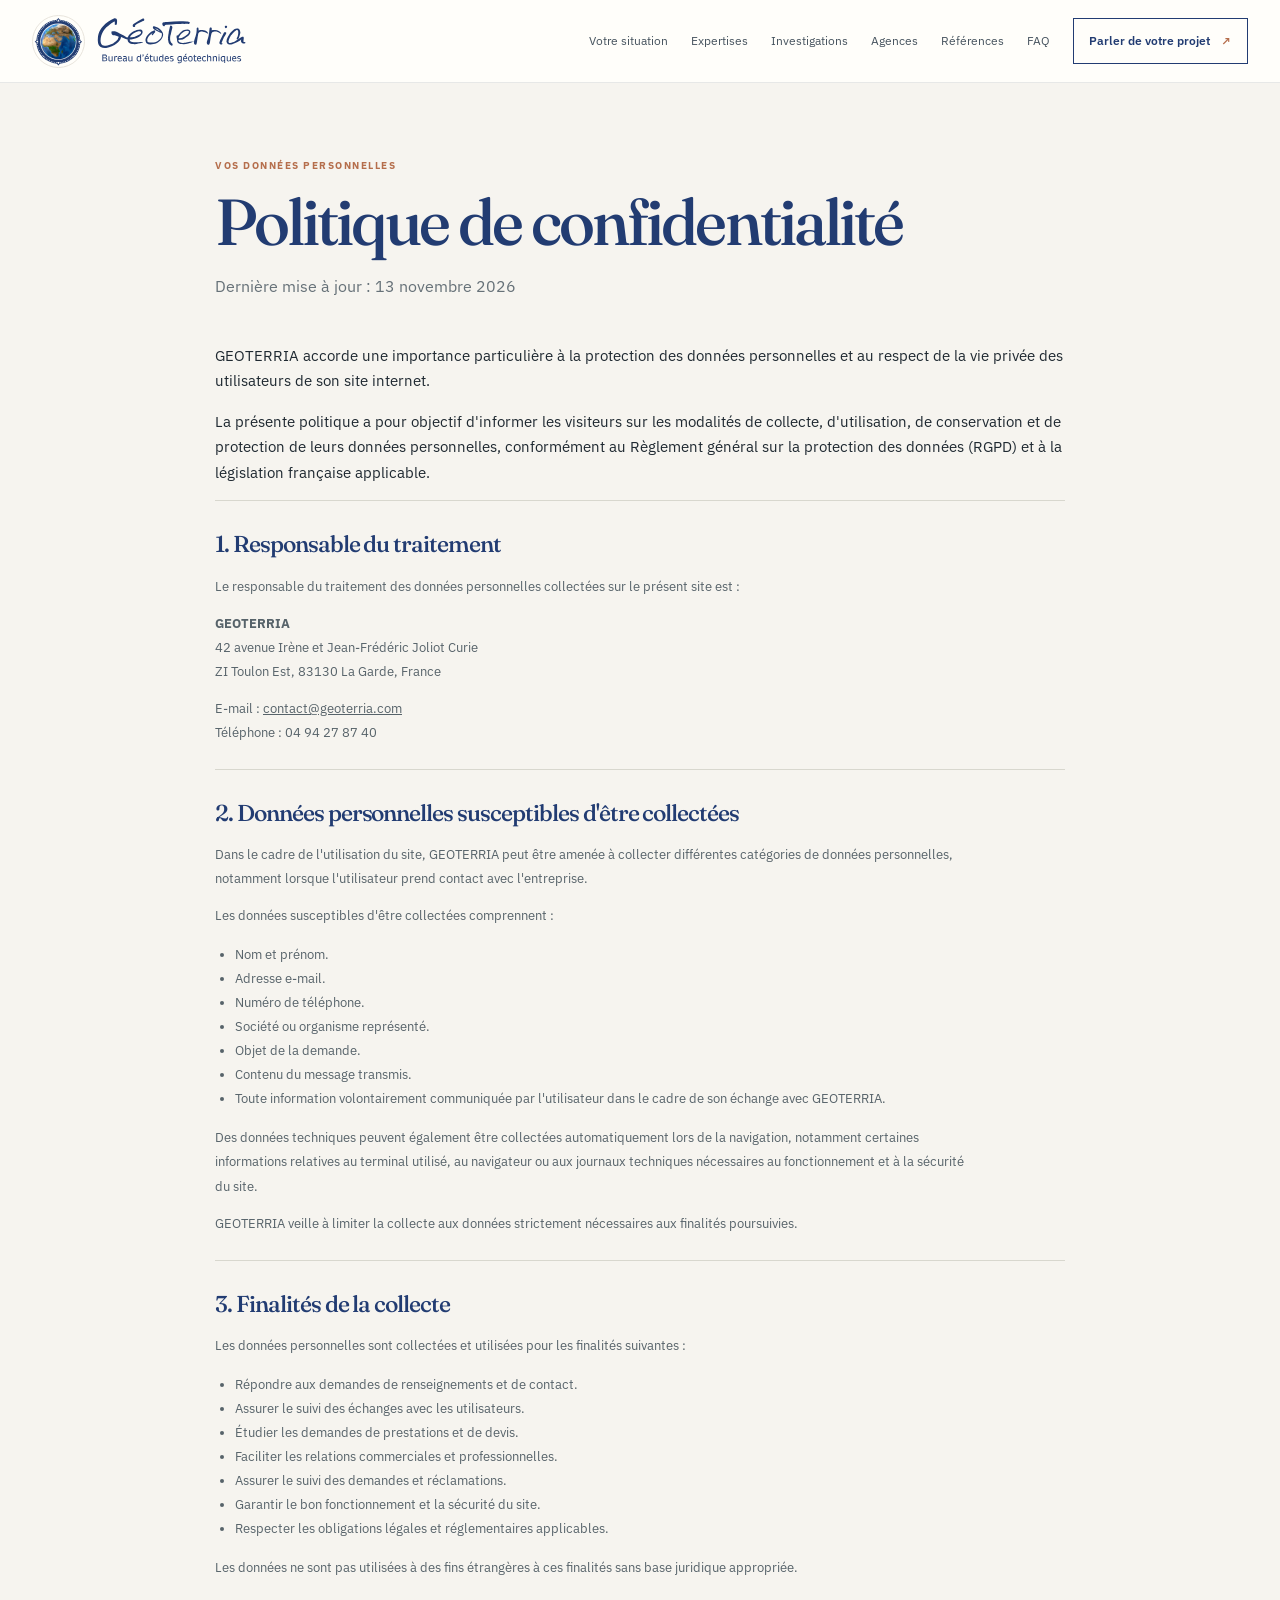
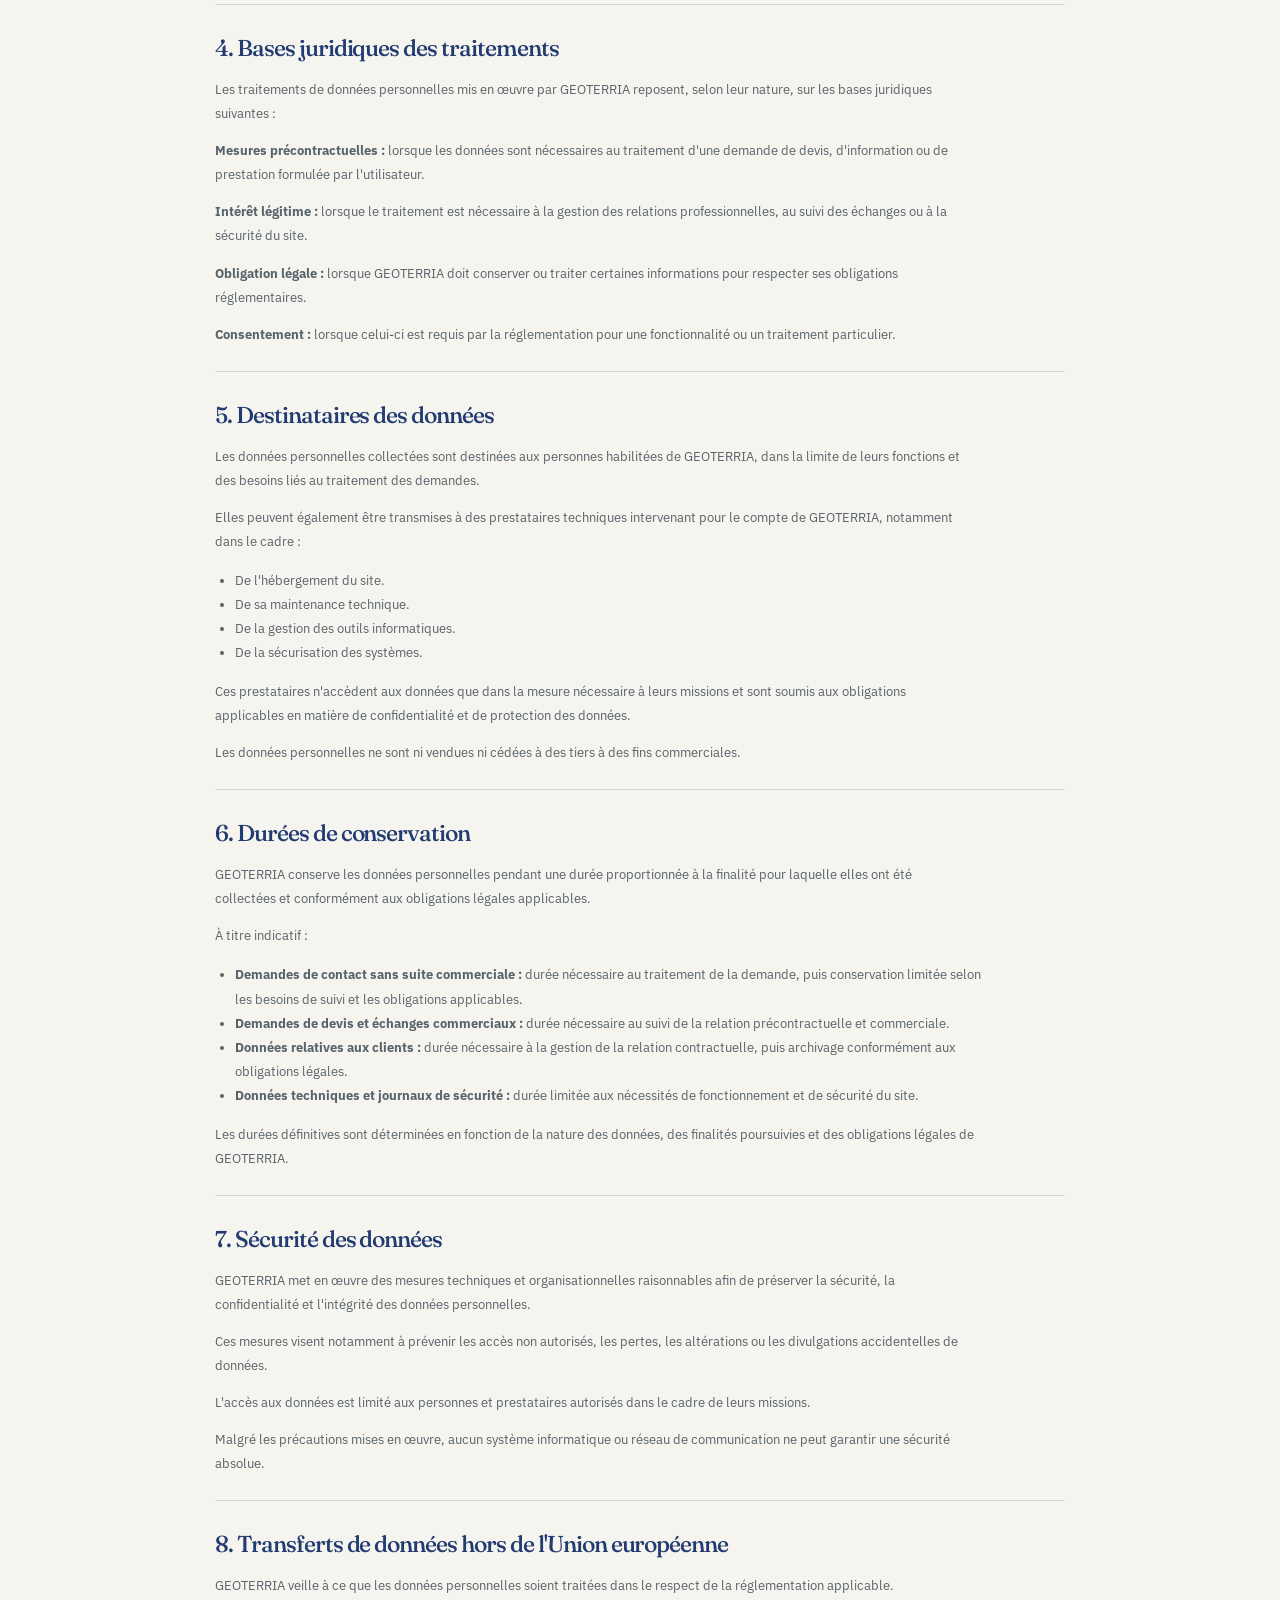
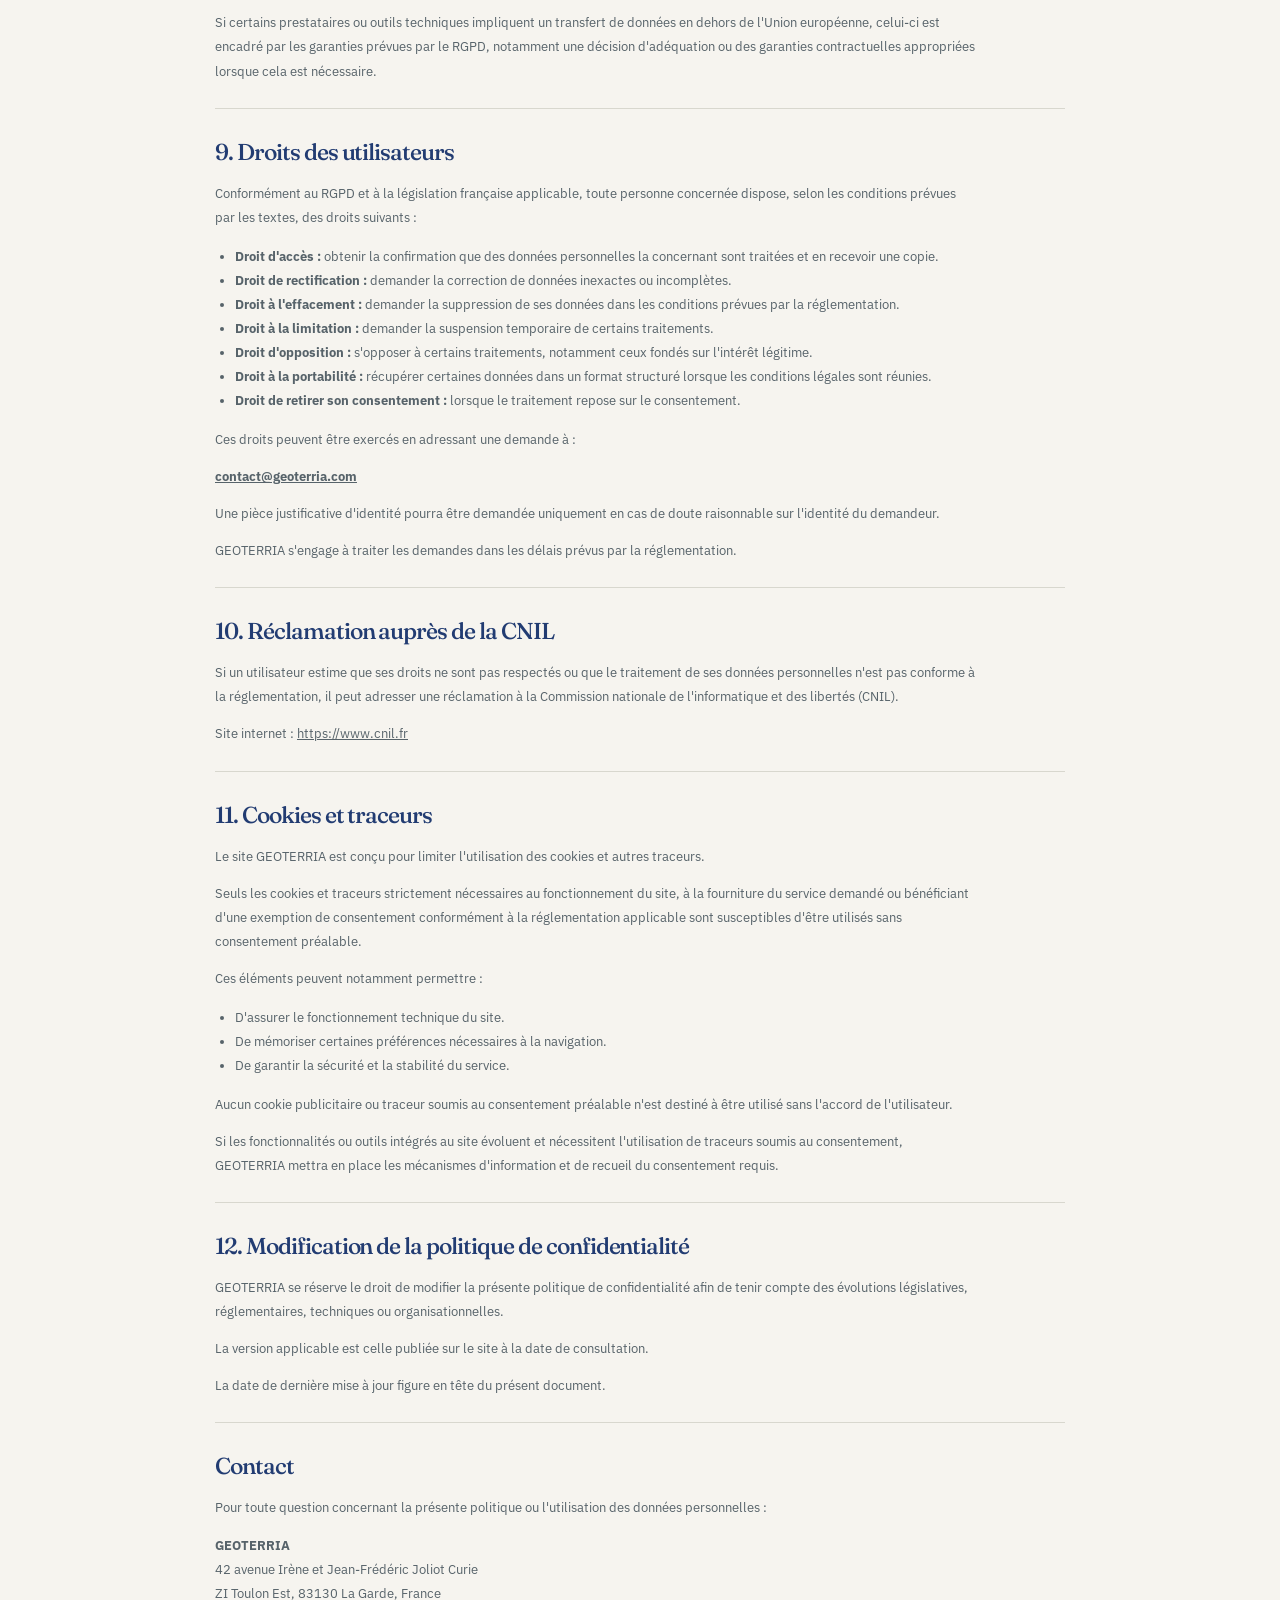
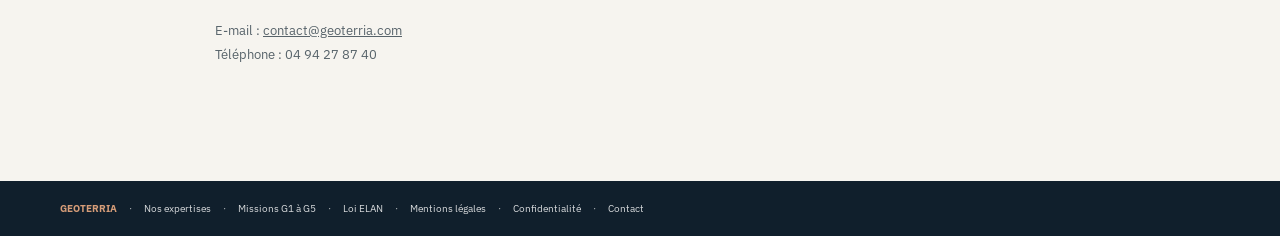
<file: confidentialite/index.html>
<!doctype html>
<html lang="fr">
<head>
  <meta charset="utf-8">
  <meta name="viewport" content="width=device-width, initial-scale=1">
  <meta name="theme-color" content="#172d43">
  <title>Politique de confidentialité — GEOTERRIA</title>
  <meta name="description" content="Politique de confidentialité et protection des données personnelles de GEOTERRIA.">
  <link rel="icon" type="image/svg+xml" href="../assets/images/LOGO%20Geoterria%20cropped.svg">
  <link rel="stylesheet" href="../styles.css">
</head>
<body class="document-page">
  <a class="skip-link" href="#contenu">Aller au contenu</a>
  <header class="site-header"><div class="header-inner"><a class="brand" href="../" aria-label="GéoTerria, accueil"><img src="../assets/images/LOGO%20Geoterria%20cropped.svg" alt="" class="brand-mark"><img src="../assets/images/LOGO%20Geoterria%20text.svg" alt="GéoTerria — Bureau d’études géotechniques" class="brand-wordmark"></a><button class="menu-toggle" type="button" aria-expanded="false" aria-controls="main-nav" aria-label="Ouvrir le menu"><span></span><span></span></button><nav class="main-nav" id="main-nav" aria-label="Navigation principale"><a href="../#profils">Votre situation</a><a href="../#expertises">Expertises</a><a href="../#projets">Investigations</a><a href="../#terrains">Agences</a><a href="../#reperes">Références</a><a href="../#faq">FAQ</a><a class="nav-cta" href="../#contact">Parler de votre projet <span aria-hidden="true">↗</span></a></nav></div></header>

  <main class="document-main container" id="contenu">
    <p class="eyebrow">Vos données personnelles</p>
    <h1>Politique de confidentialité</h1>
    <p class="document-lead">Dernière mise à jour : 13 novembre 2026</p>
    <p>GEOTERRIA accorde une importance particulière à la protection des données personnelles et au respect de la vie privée des utilisateurs de son site internet.</p>
    <p>La présente politique a pour objectif d'informer les visiteurs sur les modalités de collecte, d'utilisation, de conservation et de protection de leurs données personnelles, conformément au Règlement général sur la protection des données (RGPD) et à la législation française applicable.</p>

    <section><h2>1. Responsable du traitement</h2><p>Le responsable du traitement des données personnelles collectées sur le présent site est :</p><p><strong>GEOTERRIA</strong><br>42 avenue Irène et Jean-Frédéric Joliot Curie<br>ZI Toulon Est, 83130 La Garde, France</p><p>E-mail : <a href="mailto:contact@geoterria.com">contact@geoterria.com</a><br>Téléphone : 04 94 27 87 40</p></section>
    <section><h2>2. Données personnelles susceptibles d'être collectées</h2><p>Dans le cadre de l'utilisation du site, GEOTERRIA peut être amenée à collecter différentes catégories de données personnelles, notamment lorsque l'utilisateur prend contact avec l'entreprise.</p><p>Les données susceptibles d'être collectées comprennent :</p><ul><li>Nom et prénom.</li><li>Adresse e-mail.</li><li>Numéro de téléphone.</li><li>Société ou organisme représenté.</li><li>Objet de la demande.</li><li>Contenu du message transmis.</li><li>Toute information volontairement communiquée par l'utilisateur dans le cadre de son échange avec GEOTERRIA.</li></ul><p>Des données techniques peuvent également être collectées automatiquement lors de la navigation, notamment certaines informations relatives au terminal utilisé, au navigateur ou aux journaux techniques nécessaires au fonctionnement et à la sécurité du site.</p><p>GEOTERRIA veille à limiter la collecte aux données strictement nécessaires aux finalités poursuivies.</p></section>
    <section><h2>3. Finalités de la collecte</h2><p>Les données personnelles sont collectées et utilisées pour les finalités suivantes :</p><ul><li>Répondre aux demandes de renseignements et de contact.</li><li>Assurer le suivi des échanges avec les utilisateurs.</li><li>Étudier les demandes de prestations et de devis.</li><li>Faciliter les relations commerciales et professionnelles.</li><li>Assurer le suivi des demandes et réclamations.</li><li>Garantir le bon fonctionnement et la sécurité du site.</li><li>Respecter les obligations légales et réglementaires applicables.</li></ul><p>Les données ne sont pas utilisées à des fins étrangères à ces finalités sans base juridique appropriée.</p></section>
    <section><h2>4. Bases juridiques des traitements</h2><p>Les traitements de données personnelles mis en œuvre par GEOTERRIA reposent, selon leur nature, sur les bases juridiques suivantes :</p><p><strong>Mesures précontractuelles :</strong> lorsque les données sont nécessaires au traitement d'une demande de devis, d'information ou de prestation formulée par l'utilisateur.</p><p><strong>Intérêt légitime :</strong> lorsque le traitement est nécessaire à la gestion des relations professionnelles, au suivi des échanges ou à la sécurité du site.</p><p><strong>Obligation légale :</strong> lorsque GEOTERRIA doit conserver ou traiter certaines informations pour respecter ses obligations réglementaires.</p><p><strong>Consentement :</strong> lorsque celui-ci est requis par la réglementation pour une fonctionnalité ou un traitement particulier.</p></section>
    <section><h2>5. Destinataires des données</h2><p>Les données personnelles collectées sont destinées aux personnes habilitées de GEOTERRIA, dans la limite de leurs fonctions et des besoins liés au traitement des demandes.</p><p>Elles peuvent également être transmises à des prestataires techniques intervenant pour le compte de GEOTERRIA, notamment dans le cadre :</p><ul><li>De l'hébergement du site.</li><li>De sa maintenance technique.</li><li>De la gestion des outils informatiques.</li><li>De la sécurisation des systèmes.</li></ul><p>Ces prestataires n'accèdent aux données que dans la mesure nécessaire à leurs missions et sont soumis aux obligations applicables en matière de confidentialité et de protection des données.</p><p>Les données personnelles ne sont ni vendues ni cédées à des tiers à des fins commerciales.</p></section>
    <section><h2>6. Durées de conservation</h2><p>GEOTERRIA conserve les données personnelles pendant une durée proportionnée à la finalité pour laquelle elles ont été collectées et conformément aux obligations légales applicables.</p><p>À titre indicatif :</p><ul><li><strong>Demandes de contact sans suite commerciale :</strong> durée nécessaire au traitement de la demande, puis conservation limitée selon les besoins de suivi et les obligations applicables.</li><li><strong>Demandes de devis et échanges commerciaux :</strong> durée nécessaire au suivi de la relation précontractuelle et commerciale.</li><li><strong>Données relatives aux clients :</strong> durée nécessaire à la gestion de la relation contractuelle, puis archivage conformément aux obligations légales.</li><li><strong>Données techniques et journaux de sécurité :</strong> durée limitée aux nécessités de fonctionnement et de sécurité du site.</li></ul><p>Les durées définitives sont déterminées en fonction de la nature des données, des finalités poursuivies et des obligations légales de GEOTERRIA.</p></section>
    <section><h2>7. Sécurité des données</h2><p>GEOTERRIA met en œuvre des mesures techniques et organisationnelles raisonnables afin de préserver la sécurité, la confidentialité et l'intégrité des données personnelles.</p><p>Ces mesures visent notamment à prévenir les accès non autorisés, les pertes, les altérations ou les divulgations accidentelles de données.</p><p>L'accès aux données est limité aux personnes et prestataires autorisés dans le cadre de leurs missions.</p><p>Malgré les précautions mises en œuvre, aucun système informatique ou réseau de communication ne peut garantir une sécurité absolue.</p></section>
    <section><h2>8. Transferts de données hors de l'Union européenne</h2><p>GEOTERRIA veille à ce que les données personnelles soient traitées dans le respect de la réglementation applicable.</p><p>Si certains prestataires ou outils techniques impliquent un transfert de données en dehors de l'Union européenne, celui-ci est encadré par les garanties prévues par le RGPD, notamment une décision d'adéquation ou des garanties contractuelles appropriées lorsque cela est nécessaire.</p></section>
    <section><h2>9. Droits des utilisateurs</h2><p>Conformément au RGPD et à la législation française applicable, toute personne concernée dispose, selon les conditions prévues par les textes, des droits suivants :</p><ul><li><strong>Droit d'accès :</strong> obtenir la confirmation que des données personnelles la concernant sont traitées et en recevoir une copie.</li><li><strong>Droit de rectification :</strong> demander la correction de données inexactes ou incomplètes.</li><li><strong>Droit à l'effacement :</strong> demander la suppression de ses données dans les conditions prévues par la réglementation.</li><li><strong>Droit à la limitation :</strong> demander la suspension temporaire de certains traitements.</li><li><strong>Droit d'opposition :</strong> s'opposer à certains traitements, notamment ceux fondés sur l'intérêt légitime.</li><li><strong>Droit à la portabilité :</strong> récupérer certaines données dans un format structuré lorsque les conditions légales sont réunies.</li><li><strong>Droit de retirer son consentement :</strong> lorsque le traitement repose sur le consentement.</li></ul><p>Ces droits peuvent être exercés en adressant une demande à :</p><p><a href="mailto:contact@geoterria.com"><strong>contact@geoterria.com</strong></a></p><p>Une pièce justificative d'identité pourra être demandée uniquement en cas de doute raisonnable sur l'identité du demandeur.</p><p>GEOTERRIA s'engage à traiter les demandes dans les délais prévus par la réglementation.</p></section>
    <section><h2>10. Réclamation auprès de la CNIL</h2><p>Si un utilisateur estime que ses droits ne sont pas respectés ou que le traitement de ses données personnelles n'est pas conforme à la réglementation, il peut adresser une réclamation à la Commission nationale de l'informatique et des libertés (CNIL).</p><p>Site internet : <a href="https://www.cnil.fr/" target="_blank" rel="noopener noreferrer">https://www.cnil.fr</a></p></section>
    <section><h2>11. Cookies et traceurs</h2><p>Le site GEOTERRIA est conçu pour limiter l'utilisation des cookies et autres traceurs.</p><p>Seuls les cookies et traceurs strictement nécessaires au fonctionnement du site, à la fourniture du service demandé ou bénéficiant d'une exemption de consentement conformément à la réglementation applicable sont susceptibles d'être utilisés sans consentement préalable.</p><p>Ces éléments peuvent notamment permettre :</p><ul><li>D'assurer le fonctionnement technique du site.</li><li>De mémoriser certaines préférences nécessaires à la navigation.</li><li>De garantir la sécurité et la stabilité du service.</li></ul><p>Aucun cookie publicitaire ou traceur soumis au consentement préalable n'est destiné à être utilisé sans l'accord de l'utilisateur.</p><p>Si les fonctionnalités ou outils intégrés au site évoluent et nécessitent l'utilisation de traceurs soumis au consentement, GEOTERRIA mettra en place les mécanismes d'information et de recueil du consentement requis.</p></section>
    <section><h2>12. Modification de la politique de confidentialité</h2><p>GEOTERRIA se réserve le droit de modifier la présente politique de confidentialité afin de tenir compte des évolutions législatives, réglementaires, techniques ou organisationnelles.</p><p>La version applicable est celle publiée sur le site à la date de consultation.</p><p>La date de dernière mise à jour figure en tête du présent document.</p></section>
    <section><h2>Contact</h2><p>Pour toute question concernant la présente politique ou l'utilisation des données personnelles :</p><p><strong>GEOTERRIA</strong><br>42 avenue Irène et Jean-Frédéric Joliot Curie<br>ZI Toulon Est, 83130 La Garde, France</p><p>E-mail : <a href="mailto:contact@geoterria.com">contact@geoterria.com</a><br>Téléphone : 04 94 27 87 40</p></section>
  </main>
  <footer class="document-footer"><div class="container"><a href="../">GEOTERRIA</a><span>·</span><a href="../expertises-geotechniques/">Nos expertises</a><span>·</span><a href="../missions-geotechniques/">Missions G1 à G5</a><span>·</span><a href="../loi-elan/">Loi ELAN</a><span>·</span><a href="../mentions-legales/">Mentions légales</a><span>·</span><a href="../confidentialite/">Confidentialité</a><span>·</span><a href="../#contact">Contact</a></div></footer>
  <script src="../script.js" defer></script>
</body>
</html>
</file>
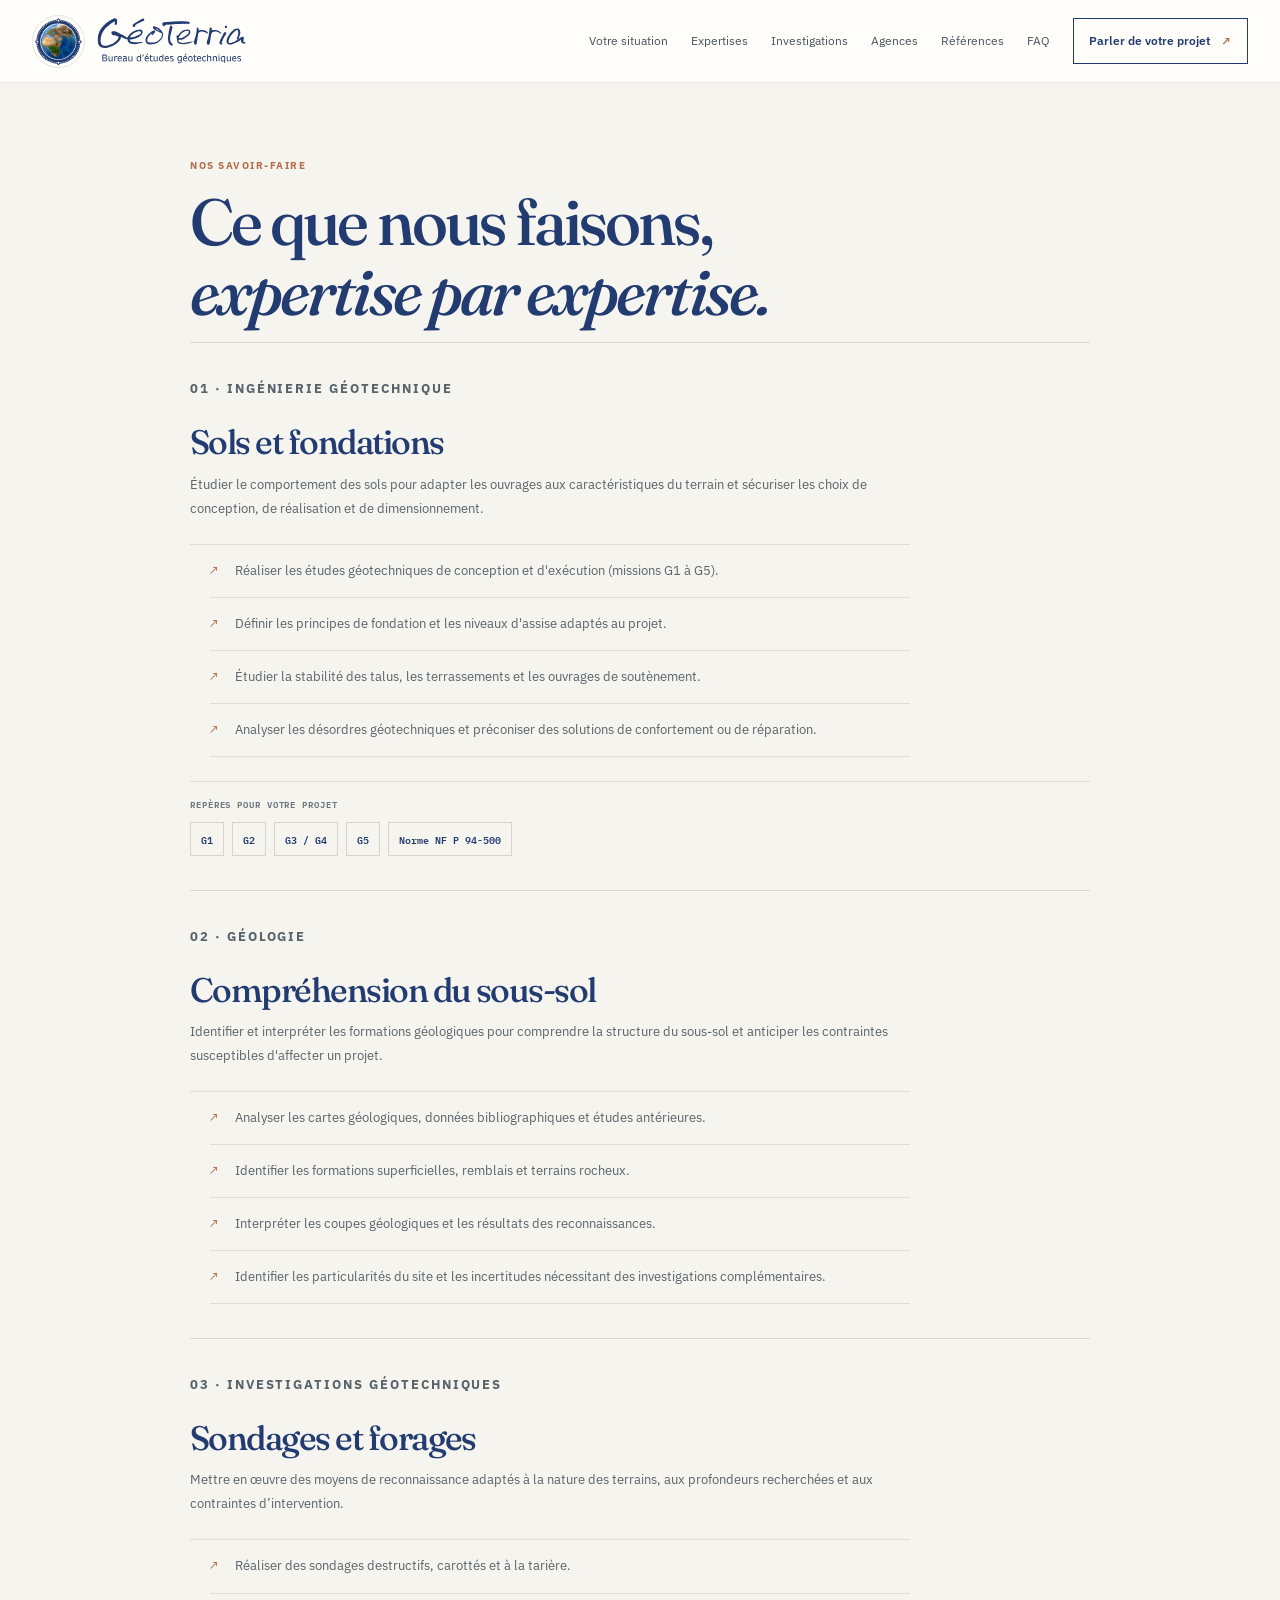
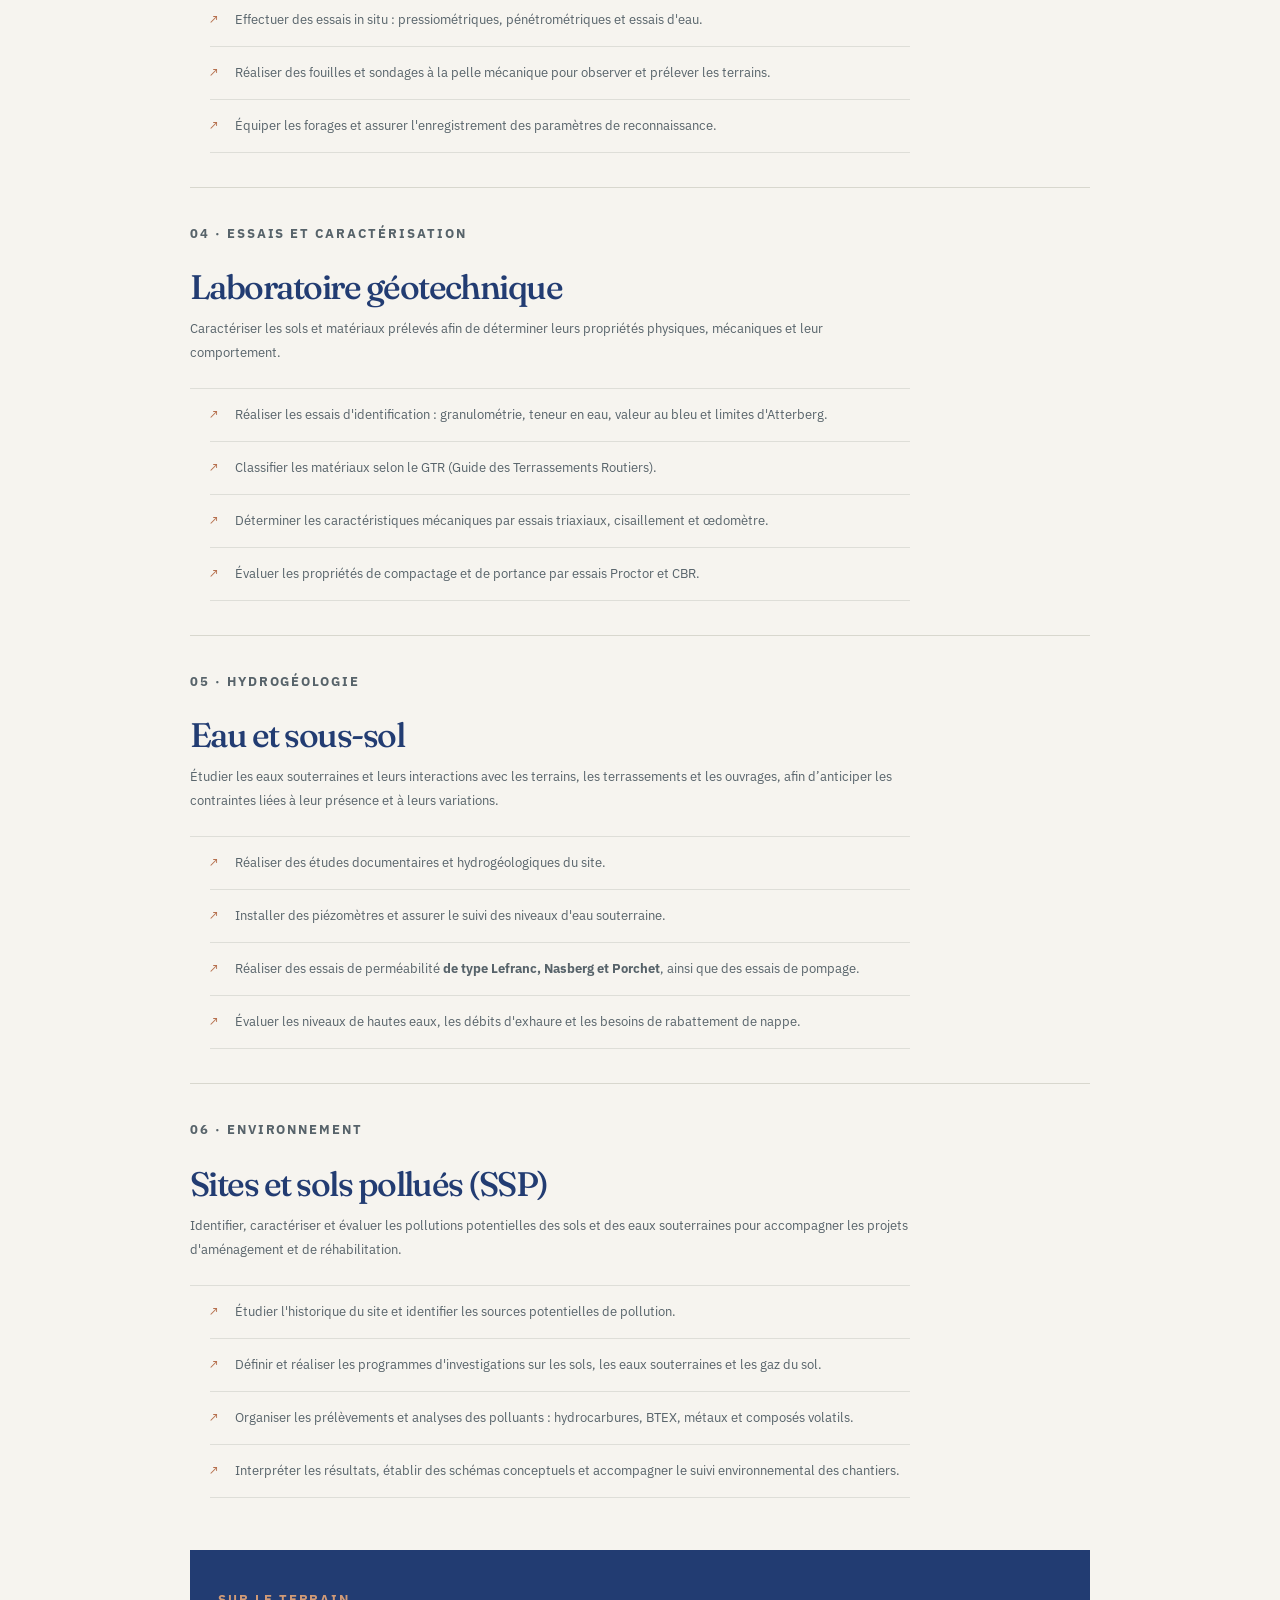
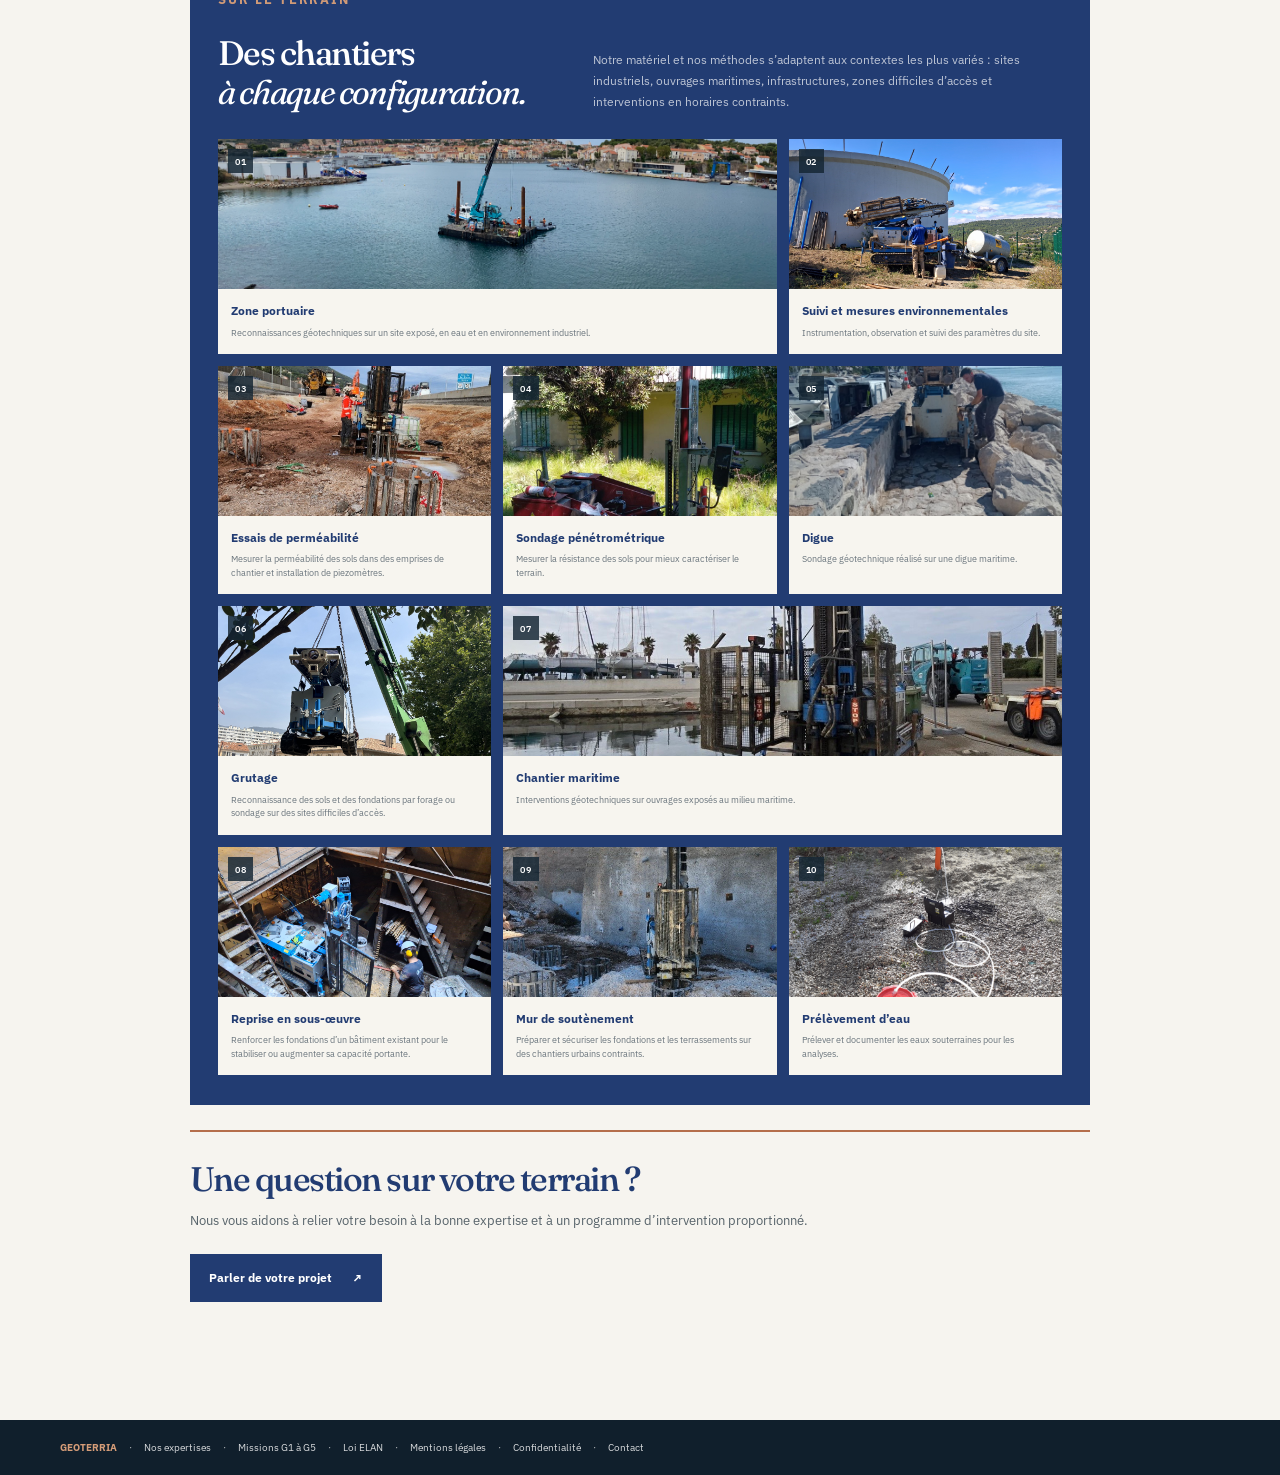
<file: expertises-geotechniques/index.html>
<!doctype html>
<html lang="fr">
<head>
  <meta charset="utf-8"><meta name="viewport" content="width=device-width, initial-scale=1"><meta name="theme-color" content="#172d43">
  <title>Nos expertises et nos tâches — GEOTERRIA</title><meta name="description" content="Les tâches réalisées par GEOTERRIA pour chaque expertise géotechnique.">
  <link rel="icon" type="image/svg+xml" href="../assets/images/LOGO%20Geoterria%20cropped.svg"><link rel="stylesheet" href="../styles.css">
</head>
<body class="document-page"><a class="skip-link" href="#contenu">Aller au contenu</a>
  <header class="site-header"><div class="header-inner"><a class="brand" href="../" aria-label="GéoTerria, accueil"><img src="../assets/images/LOGO%20Geoterria%20cropped.svg" alt="" class="brand-mark"><img src="../assets/images/LOGO%20Geoterria%20text.svg" alt="GéoTerria — Bureau d’études géotechniques" class="brand-wordmark"></a><button class="menu-toggle" type="button" aria-expanded="false" aria-controls="main-nav" aria-label="Ouvrir le menu"><span></span><span></span></button><nav class="main-nav" id="main-nav" aria-label="Navigation principale"><a href="../#profils">Votre situation</a><a href="../#expertises">Expertises</a><a href="../#projets">Investigations</a><a href="../#terrains">Agences</a><a href="../#reperes">Références</a><a href="../#faq">FAQ</a><a class="nav-cta" href="../#contact">Parler de votre projet <span aria-hidden="true">↗</span></a></nav></div></header>
  <main id="contenu" class="document-main container expertise-page">
    <p class="eyebrow">Nos savoir-faire</p><h1>Ce que nous faisons,<br><em>expertise par expertise.</em></h1>
  <section id="ingenierie"><p class="eyebrow">01 · Ingénierie géotechnique</p><h2>Sols et fondations</h2><p>Étudier le comportement des sols pour adapter les ouvrages aux caractéristiques du terrain et sécuriser les choix de conception, de réalisation et de dimensionnement.</p><ul class="task-list"><li>Réaliser les études géotechniques de conception et d'exécution (missions G1 à G5).</li><li>Définir les principes de fondation et les niveaux d'assise adaptés au projet.</li><li>Étudier la stabilité des talus, les terrassements et les ouvrages de soutènement.</li><li>Analyser les désordres géotechniques et préconiser des solutions de confortement ou de réparation.</li></ul><div class="expertise-reference"><span>Repères pour votre projet</span><a href="../missions-geotechniques/#g1">G1</a><a href="../missions-geotechniques/#g2">G2</a><a href="../missions-geotechniques/#g3g4">G3 / G4</a><a href="../missions-geotechniques/#g5">G5</a><a href="../missions-geotechniques/#comprendre">Norme NF P 94-500</a></div></section>
 <section id="geologie"><p class="eyebrow">02 · Géologie</p><h2>Compréhension du sous-sol</h2><p>Identifier et interpréter les formations géologiques pour comprendre la structure du sous-sol et anticiper les contraintes susceptibles d'affecter un projet.</p><ul class="task-list"><li>Analyser les cartes géologiques, données bibliographiques et études antérieures.</li><li>Identifier les formations superficielles, remblais et terrains rocheux.</li><li>Interpréter les coupes géologiques et les résultats des reconnaissances.</li><li>Identifier les particularités du site et les incertitudes nécessitant des investigations complémentaires.</li></ul></section>
 <section id="sondages"><p class="eyebrow">03 · Investigations géotechniques</p><h2>Sondages et forages</h2><p>Mettre en œuvre des moyens de reconnaissance adaptés à la nature des terrains, aux profondeurs recherchées et aux contraintes d’intervention.</p><ul class="task-list"><li>Réaliser des sondages destructifs, carottés et à la tarière.</li><li>Effectuer des essais in situ : pressiométriques, pénétrométriques et essais d'eau.</li><li>Réaliser des fouilles et sondages à la pelle mécanique pour observer et prélever les terrains.</li><li>Équiper les forages et assurer l'enregistrement des paramètres de reconnaissance.</li></ul></section>
 <section id="essais"><p class="eyebrow">04 · Essais et caractérisation</p><h2>Laboratoire géotechnique</h2><p>Caractériser les sols et matériaux prélevés afin de déterminer leurs propriétés physiques, mécaniques et leur comportement.</p><ul class="task-list"><li>Réaliser les essais d'identification : granulométrie, teneur en eau, valeur au bleu et limites d'Atterberg.</li><li>Classifier les matériaux selon le GTR (Guide des Terrassements Routiers).</li><li>Déterminer les caractéristiques mécaniques par essais triaxiaux, cisaillement et œdomètre.</li><li>Évaluer les propriétés de compactage et de portance par essais Proctor et CBR.</li></ul></section>
      <section id="hydrogeologie"><p class="eyebrow">05 · Hydrogéologie</p><h2>Eau et sous-sol</h2><p>Étudier les eaux souterraines et leurs interactions avec les terrains, les terrassements et les ouvrages, afin d’anticiper les contraintes liées à leur présence et à leurs variations.</p><ul class="task-list"><li>Réaliser des études documentaires et hydrogéologiques du site.</li><li>Installer des piézomètres et assurer le suivi des niveaux d'eau souterraine.</li><li>Réaliser des essais de perméabilité <strong>de type Lefranc, Nasberg et Porchet</strong>, ainsi que des essais de pompage.</li><li>Évaluer les niveaux de hautes eaux, les débits d'exhaure et les besoins de rabattement de nappe.</li></ul></section>
 <section id="ssp"><p class="eyebrow">06 · Environnement</p><h2>Sites et sols pollués (SSP)</h2><p>Identifier, caractériser et évaluer les pollutions potentielles des sols et des eaux souterraines pour accompagner les projets d'aménagement et de réhabilitation.</p><ul class="task-list"><li>Étudier l'historique du site et identifier les sources potentielles de pollution.</li><li>Définir et réaliser les programmes d'investigations sur les sols, les eaux souterraines et les gaz du sol.</li><li>Organiser les prélèvements et analyses des polluants : hydrocarbures, BTEX, métaux et composés volatils.</li><li>Interpréter les résultats, établir des schémas conceptuels et accompagner le suivi environnemental des chantiers.</li></ul></section>
    <section class="expertise-gallery" id="chantiers">
      <div class="expertise-gallery-heading"><div><p class="eyebrow">Sur le terrain</p><h2>Des chantiers<br><em>à chaque configuration.</em></h2></div><p>Notre matériel et nos méthodes s’adaptent aux contextes les plus variés : sites industriels, ouvrages maritimes, infrastructures, zones difficiles d’accès et interventions en horaires contraints.</p></div>
      <div class="chantiers-grid">
        <figure class="chantier-card chantier-card-featured"><div class="chantier-image"><img src="../assets/images/chantier_eau_port.png" alt="Reconnaissances géotechniques en zone portuaire" loading="lazy"><span>01</span></div><figcaption><strong>Zone portuaire</strong><span>Reconnaissances géotechniques sur un site exposé, en eau et en environnement industriel.</span></figcaption></figure>
        <figure class="chantier-card"><div class="chantier-image"><img src="../assets/images/pose_piezo_ssp.jpg" alt="Suivi et mesures environnementales sur un ouvrage" loading="lazy"><span>02</span></div><figcaption><strong>Suivi et mesures environnementales</strong><span>Instrumentation, observation et suivi des paramètres du site.</span></figcaption></figure>
        <figure class="chantier-card"><div class="chantier-image"><img src="../assets/images/chantier_voirie.jpg" alt="Essai de perméabilité sur un chantier routier" loading="lazy"><span>03</span></div><figcaption><strong>Essais de perméabilité</strong><span>Mesurer la perméabilité des sols dans des emprises de chantier et installation de piezomètres.</span></figcaption></figure>
         <figure class="chantier-card"><div class="chantier-image"><img src="../assets/images/Pagani.JPG" alt="Sondage pénétrométrique" loading="lazy"><span>04</span></div><figcaption><strong>Sondage pénétrométrique</strong><span>Mesurer la résistance des sols pour mieux caractériser le terrain.</span></figcaption></figure>
        <figure class="chantier-card"><div class="chantier-image"><img src="../assets/images/Sur%20digue.JPG" alt="Sondage géotechnique réalisé sur une digue maritime" loading="lazy"><span>05</span></div><figcaption><strong>Digue</strong><span>Sondage géotechnique réalisé sur une digue maritime.</span></figcaption></figure>
        <figure class="chantier-card"><div class="chantier-image"><img src="../assets/images/GRUTAGE_2.jpeg" alt="Travail de grutage sur un site géotechnique" loading="lazy"><span>06</span></div><figcaption><strong>Grutage</strong><span>Reconnaissance des sols et des fondations par forage ou sondage sur des sites difficiles d’accès.</span></figcaption></figure>
        <figure class="chantier-card chantier-card-wide"><div class="chantier-image"><img src="../assets/images/chantier_eau.jpg" alt="Machine de forage dans une zone portuaire" loading="lazy"><span>07</span></div><figcaption><strong>Chantier maritime</strong><span>Interventions géotechniques sur ouvrages exposés au milieu maritime.</span></figcaption></figure>
        <figure class="chantier-card"><div class="chantier-image"><img src="../assets/images/Reprise_sous_oeuvre.jpg" alt="Sondage pour une reprise en sous-œuvre" loading="lazy"><span>08</span></div><figcaption><strong>Reprise en sous-œuvre</strong><span>Renforcer les fondations d’un bâtiment existant pour le stabiliser ou augmenter sa capacité portante.</span></figcaption></figure>
        <figure class="chantier-card chantier-card-night"><div class="chantier-image"><img src="../assets/images/chantier_mur.jpg" alt="Mur de soutènement en chantier urbain" loading="lazy"><span>09</span></div><figcaption><strong>Mur de soutènement</strong><span>Préparer et sécuriser les fondations et les terrassements sur des chantiers urbains contraints.</span></figcaption></figure>
         <figure class="chantier-card"><div class="chantier-image"><img src="../assets/images/prelevement_eau.jpg" alt="Prélèvement d’eau pour analyse hydrogéologique" loading="lazy"><span>10</span></div><figcaption><strong>Prélèvement d’eau</strong><span>Prélever et documenter les eaux souterraines pour les analyses.</span></figcaption></figure>
      </div>
    </section>
    <section class="document-callout"><h2>Une question sur votre terrain ?</h2><p>Nous vous aidons à relier votre besoin à la bonne expertise et à un programme d’intervention proportionné.</p><a class="button button-navy" href="../#contact">Parler de votre projet <span aria-hidden="true">↗</span></a></section>
  </main>
  <footer class="document-footer"><div class="container"><a href="../">GEOTERRIA</a><span>·</span><a href="../expertises-geotechniques/">Nos expertises</a><span>·</span><a href="../missions-geotechniques/">Missions G1 à G5</a><span>·</span><a href="../loi-elan/">Loi ELAN</a><span>·</span><a href="../mentions-legales/">Mentions légales</a><span>·</span><a href="../confidentialite/">Confidentialité</a><span>·</span><a href="../#contact">Contact</a></div></footer>
<script src="../script.js" defer></script>
</body></html>
</file>
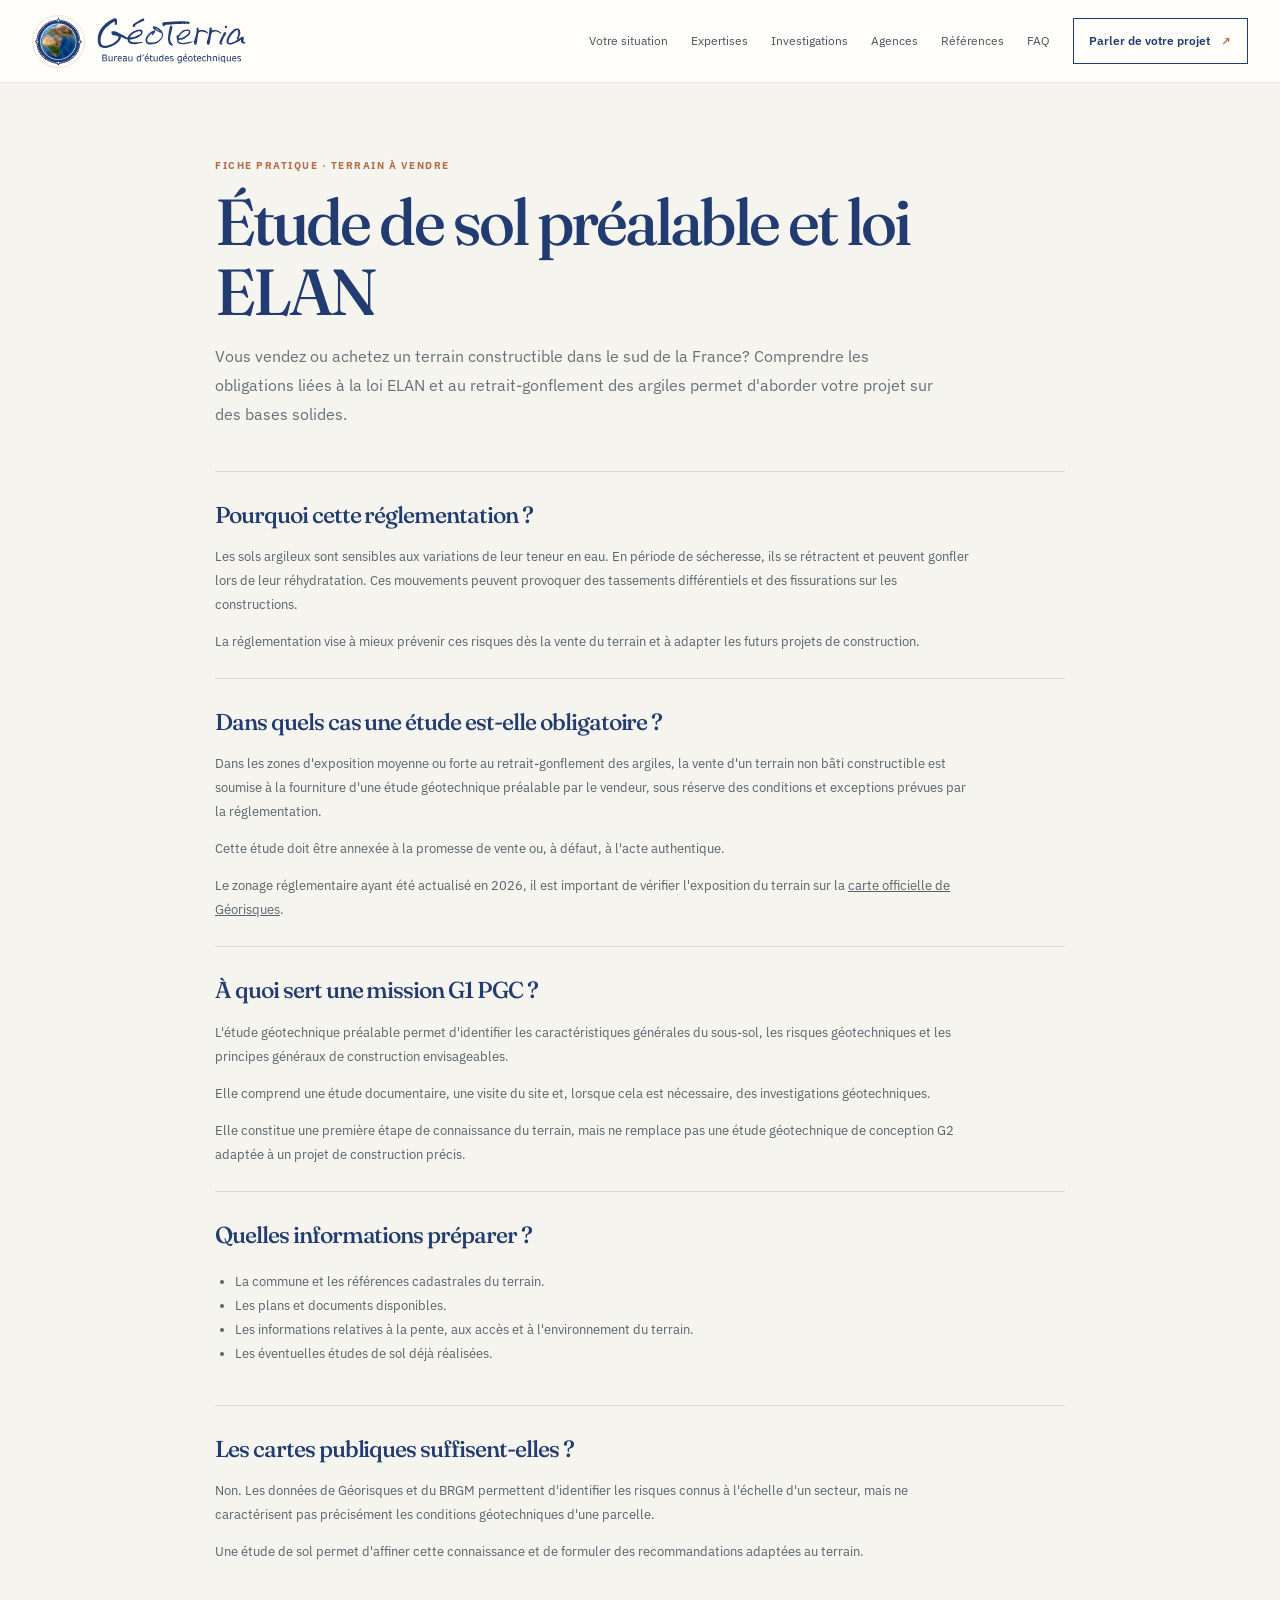
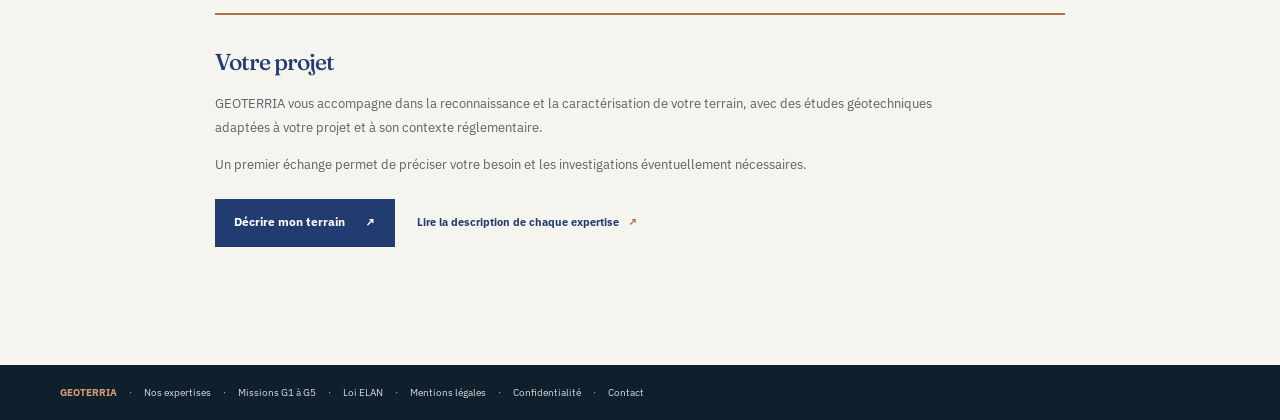
<file: loi-elan/index.html>
<!doctype html>
<html lang="fr">
<head>
  <meta charset="utf-8">
  <meta name="viewport" content="width=device-width, initial-scale=1">
  <meta name="theme-color" content="#172d43">
  <title>Étude de sol préalable et loi ELAN — GEOTERRIA</title>
  <meta name="description" content="Comprendre les obligations liées à la loi ELAN et au retrait-gonflement des argiles pour un terrain constructible dans le Var.">
  <link rel="icon" type="image/svg+xml" href="../assets/images/LOGO%20Geoterria%20cropped.svg">
  <link rel="stylesheet" href="../styles.css">
</head>
<body class="document-page">
  <a class="skip-link" href="#contenu">Aller au contenu</a>
  <header class="site-header">
    <div class="header-inner">
      <a class="brand" href="../" aria-label="GéoTerria, accueil">
        <img src="../assets/images/LOGO%20Geoterria%20cropped.svg" alt="" class="brand-mark">
        <img src="../assets/images/LOGO%20Geoterria%20text.svg" alt="GéoTerria — Bureau d’études géotechniques" class="brand-wordmark">
      </a>
      <button class="menu-toggle" type="button" aria-expanded="false" aria-controls="main-nav" aria-label="Ouvrir le menu">
        <span></span><span></span>
      </button>
      <nav class="main-nav" id="main-nav" aria-label="Navigation principale">
        <a href="../#profils">Votre situation</a>
        <a href="../#expertises">Expertises</a>
        <a href="../#projets">Investigations</a>
        <a href="../#terrains">Agences</a>
        <a href="../#reperes">Références</a>
        <a href="../#faq">FAQ</a>
        <a class="nav-cta" href="../#contact">Parler de votre projet <span aria-hidden="true">↗</span></a>
      </nav>
    </div>
  </header>

  <main id="contenu" class="document-main container">
    <p class="eyebrow">Fiche pratique · Terrain à vendre</p>
    <h1>Étude de sol préalable et loi ELAN</h1>
    <p class="document-lead">Vous vendez ou achetez un terrain constructible dans le sud de la France? Comprendre les obligations liées à la loi ELAN et au retrait-gonflement des argiles permet d'aborder votre projet sur des bases solides.</p>

    <section>
      <h2>Pourquoi cette réglementation ?</h2>
      <p>Les sols argileux sont sensibles aux variations de leur teneur en eau. En période de sécheresse, ils se rétractent et peuvent gonfler lors de leur réhydratation. Ces mouvements peuvent provoquer des tassements différentiels et des fissurations sur les constructions.</p>
      <p>La réglementation vise à mieux prévenir ces risques dès la vente du terrain et à adapter les futurs projets de construction.</p>
    </section>

    <section>
      <h2>Dans quels cas une étude est-elle obligatoire ?</h2>
      <p>Dans les zones d'exposition moyenne ou forte au retrait-gonflement des argiles, la vente d'un terrain non bâti constructible est soumise à la fourniture d'une étude géotechnique préalable par le vendeur, sous réserve des conditions et exceptions prévues par la réglementation.</p>
      <p>Cette étude doit être annexée à la promesse de vente ou, à défaut, à l'acte authentique.</p>
      <p>Le zonage réglementaire ayant été actualisé en 2026, il est important de vérifier l'exposition du terrain sur la <a href="https://www.georisques.gouv.fr/" target="_blank" rel="noopener noreferrer">carte officielle de Géorisques</a>.</p>
    </section>

    <section>
      <h2>À quoi sert une mission G1 PGC ?</h2>
      <p>L'étude géotechnique préalable permet d'identifier les caractéristiques générales du sous-sol, les risques géotechniques et les principes généraux de construction envisageables.</p>
      <p>Elle comprend une étude documentaire, une visite du site et, lorsque cela est nécessaire, des investigations géotechniques.</p>
      <p>Elle constitue une première étape de connaissance du terrain, mais ne remplace pas une étude géotechnique de conception G2 adaptée à un projet de construction précis.</p>
    </section>

    <section>
      <h2>Quelles informations préparer ?</h2>
      <ul>
        <li>La commune et les références cadastrales du terrain.</li>
        <li>Les plans et documents disponibles.</li>
        <li>Les informations relatives à la pente, aux accès et à l'environnement du terrain.</li>
        <li>Les éventuelles études de sol déjà réalisées.</li>
      </ul>
    </section>

    <section>
      <h2>Les cartes publiques suffisent-elles ?</h2>
      <p>Non. Les données de Géorisques et du BRGM permettent d'identifier les risques connus à l'échelle d'un secteur, mais ne caractérisent pas précisément les conditions géotechniques d'une parcelle.</p>
      <p>Une étude de sol permet d'affiner cette connaissance et de formuler des recommandations adaptées au terrain.</p>
    </section>

    <section class="document-callout">
      <h2>Votre projet</h2>
      <p>GEOTERRIA vous accompagne dans la reconnaissance et la caractérisation de votre terrain, avec des études géotechniques adaptées à votre projet et à son contexte réglementaire.</p>
      <p>Un premier échange permet de préciser votre besoin et les investigations éventuellement nécessaires.</p>
      <a class="button button-navy" href="../#contact">Décrire mon terrain <span aria-hidden="true">↗</span></a> <a class="text-link" href="../expertises-geotechniques/">Lire la description de chaque expertise <span aria-hidden="true">↗</span></a>
    </section>
  </main>

<footer class="document-footer"><div class="container"><a href="../">GEOTERRIA</a><span>·</span><a href="../expertises-geotechniques/">Nos expertises</a><span>·</span><a href="../missions-geotechniques/">Missions G1 à G5</a><span>·</span><a href="../loi-elan/">Loi ELAN</a><span>·</span><a href="../mentions-legales/">Mentions légales</a><span>·</span><a href="../confidentialite/">Confidentialité</a><span>·</span><a href="../#contact">Contact</a></div></footer>
  <script src="../script.js" defer></script>
</body>
</html>
</file>
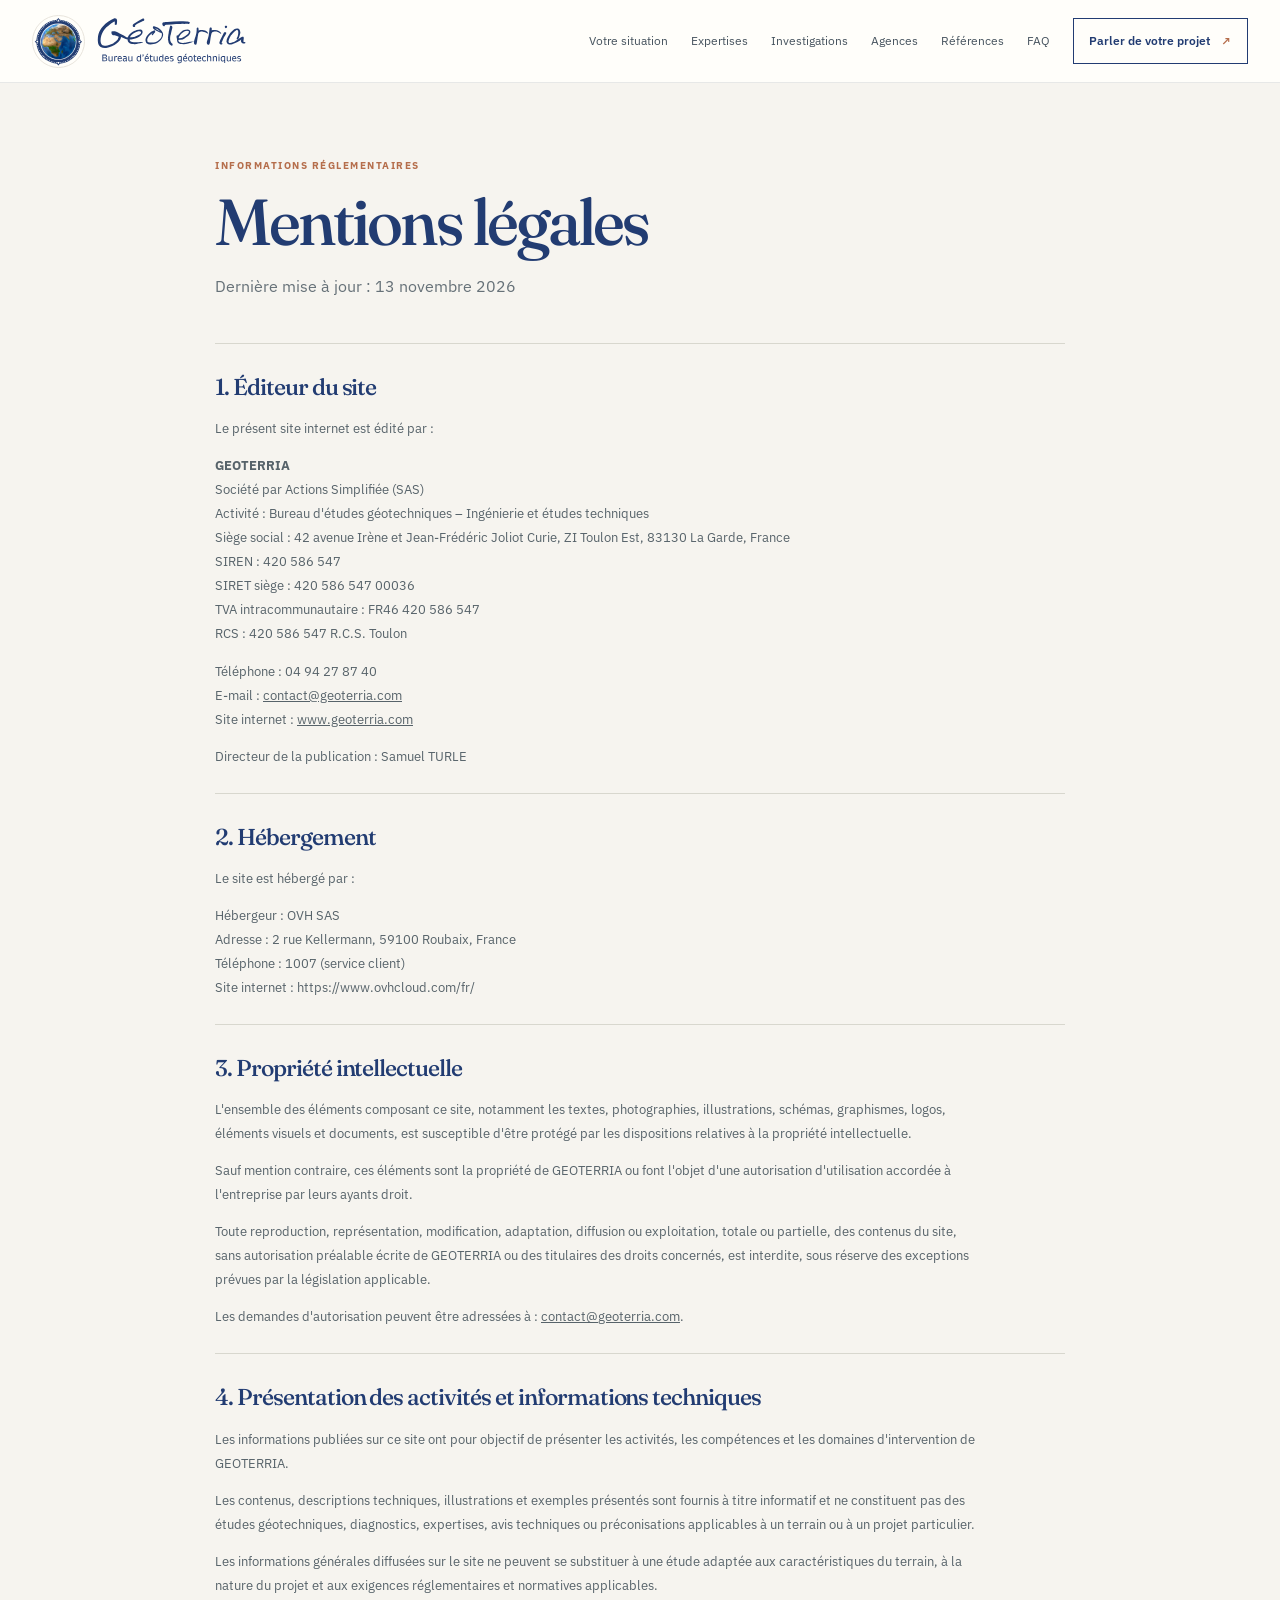
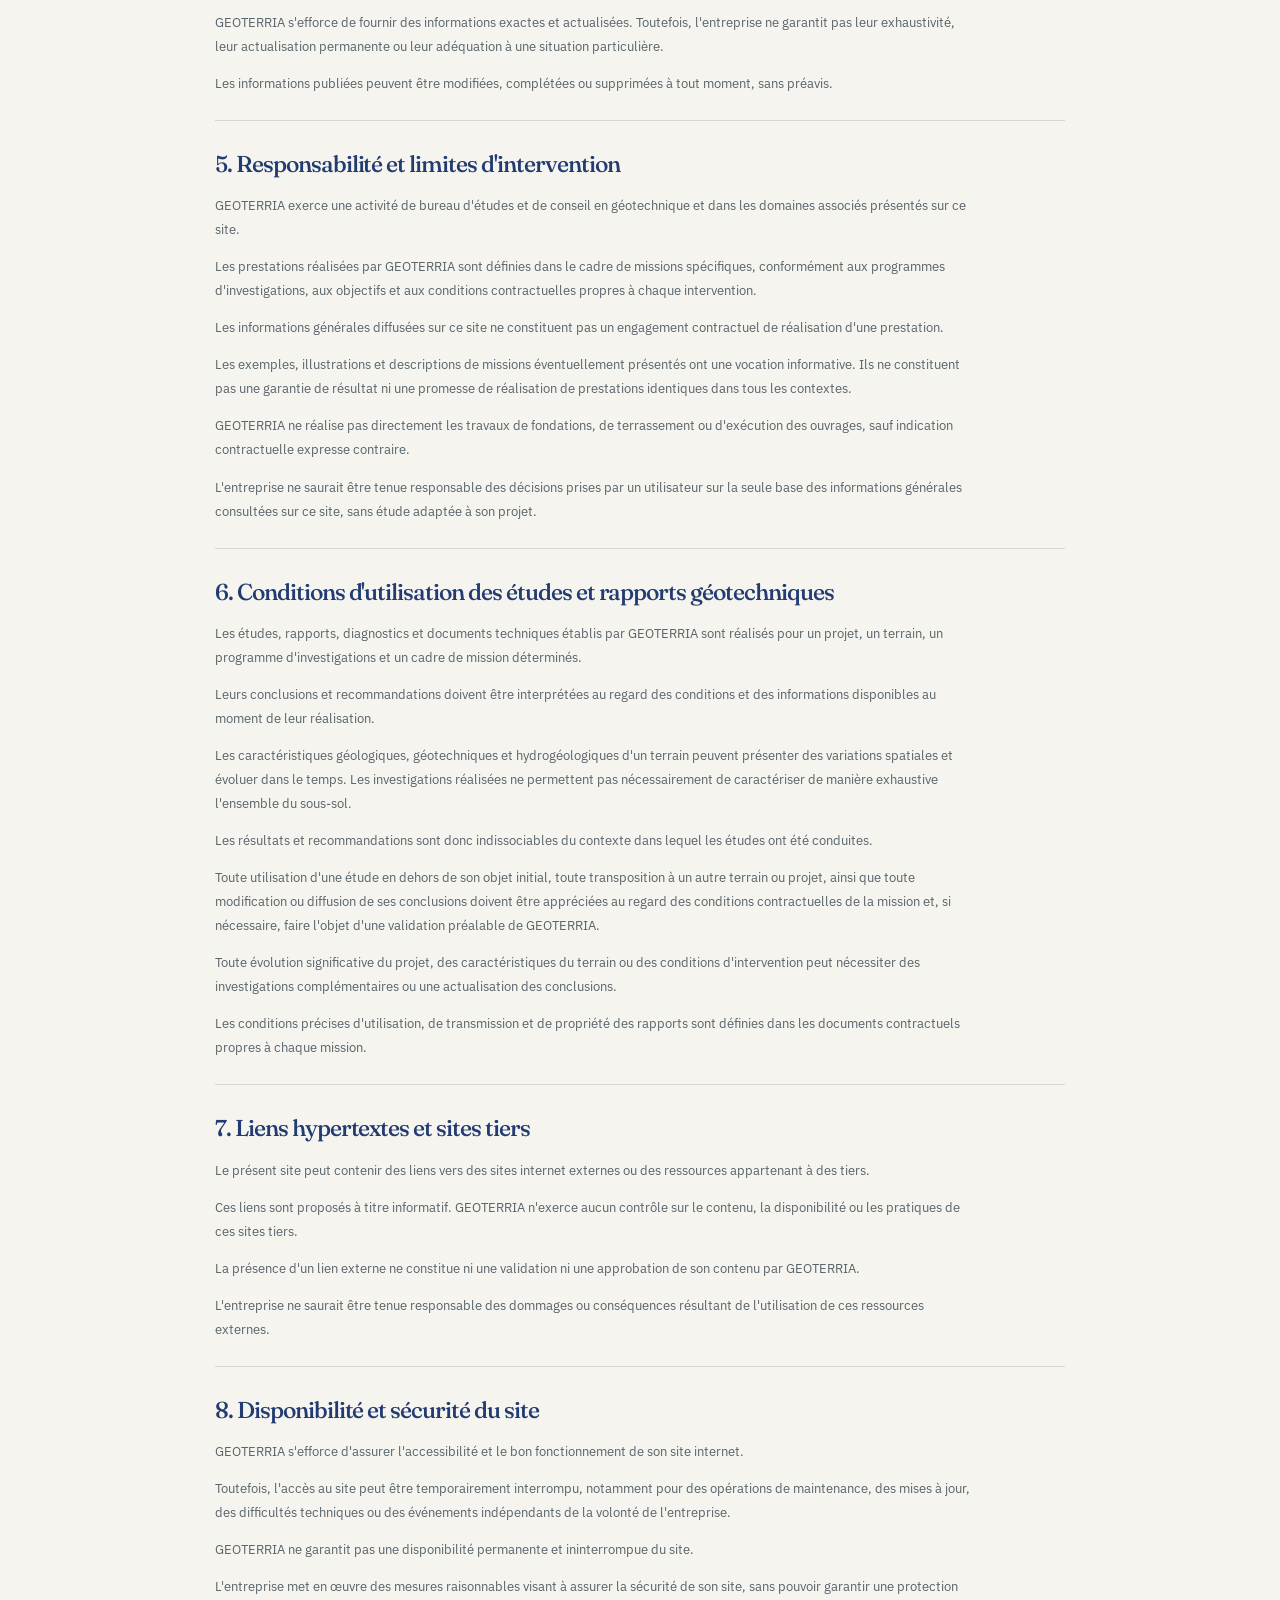
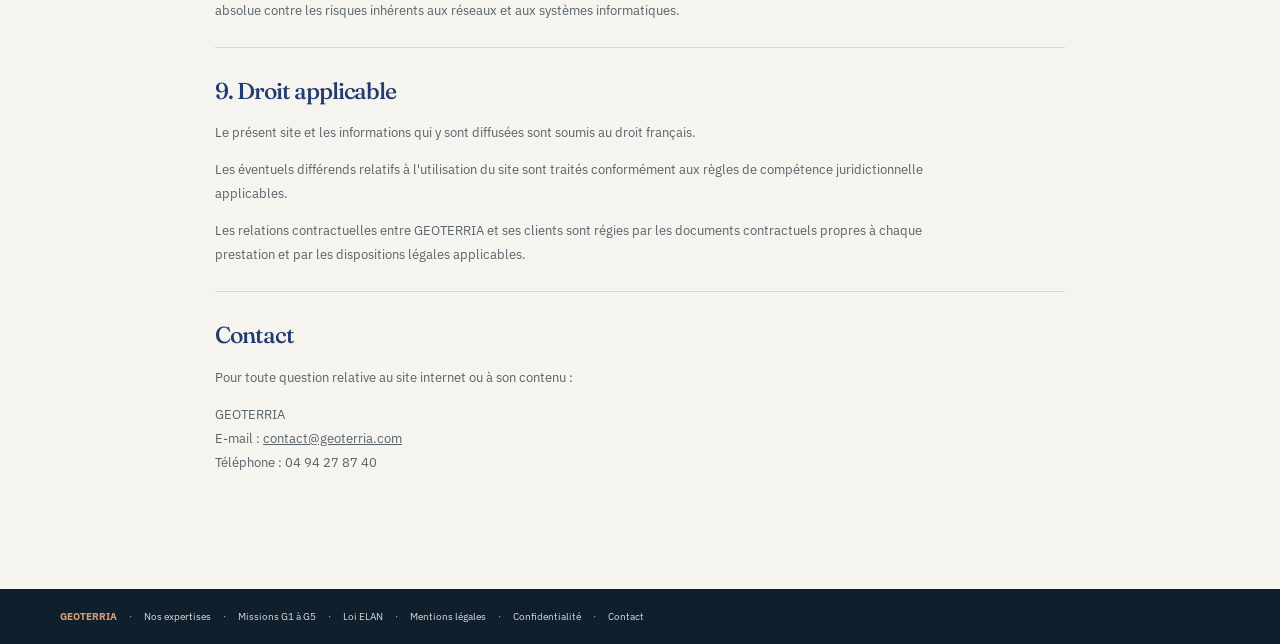
<file: mentions-legales/index.html>
<!doctype html>
<html lang="fr">
<head>
  <meta charset="utf-8">
  <meta name="viewport" content="width=device-width, initial-scale=1">
  <meta name="theme-color" content="#172d43">
  <title>Mentions légales — GEOTERRIA</title>
  <meta name="description" content="Mentions légales du site GEOTERRIA, bureau d’études géotechniques.">
  <link rel="icon" type="image/svg+xml" href="../assets/images/LOGO%20Geoterria%20cropped.svg">
  <link rel="stylesheet" href="../styles.css">
</head>
<body class="document-page">
  <a class="skip-link" href="#contenu">Aller au contenu</a>
  <header class="site-header">
    <div class="header-inner">
      <a class="brand" href="../" aria-label="GéoTerria, accueil">
        <img src="../assets/images/LOGO%20Geoterria%20cropped.svg" alt="" class="brand-mark">
        <img src="../assets/images/LOGO%20Geoterria%20text.svg" alt="GéoTerria — Bureau d’études géotechniques" class="brand-wordmark">
      </a>
      <button class="menu-toggle" type="button" aria-expanded="false" aria-controls="main-nav" aria-label="Ouvrir le menu"><span></span><span></span></button>
      <nav class="main-nav" id="main-nav" aria-label="Navigation principale">
        <a href="../#profils">Votre situation</a><a href="../#expertises">Expertises</a><a href="../#projets">Investigations</a><a href="../#terrains">Agences</a><a href="../#reperes">Références</a><a href="../#faq">FAQ</a><a class="nav-cta" href="../#contact">Parler de votre projet <span aria-hidden="true">↗</span></a>
      </nav>
    </div>
  </header>

  <main class="document-main container" id="contenu">
    <p class="eyebrow">Informations réglementaires</p>
    <h1>Mentions légales</h1>
    <p class="document-lead">Dernière mise à jour : 13 novembre 2026</p>

    <section><h2>1. Éditeur du site</h2><p>Le présent site internet est édité par :</p><p><strong>GEOTERRIA</strong><br>Société par Actions Simplifiée (SAS)<br>Activité : Bureau d'études géotechniques – Ingénierie et études techniques<br>Siège social : 42 avenue Irène et Jean-Frédéric Joliot Curie, ZI Toulon Est, 83130 La Garde, France<br>SIREN : 420 586 547<br>SIRET siège : 420 586 547 00036<br>TVA intracommunautaire : FR46 420 586 547<br>RCS : 420 586 547 R.C.S. Toulon</p><p>Téléphone : 04 94 27 87 40<br>E-mail : <a href="mailto:contact@geoterria.com">contact@geoterria.com</a><br>Site internet : <a href="http://www.geoterria.com/">www.geoterria.com</a></p><p>Directeur de la publication : Samuel TURLE</p></section>
    <section><h2>2. Hébergement</h2><p>Le site est hébergé par :</p><p>Hébergeur : OVH SAS<br>Adresse : 2 rue Kellermann, 59100 Roubaix, France<br>Téléphone : 1007 (service client)<br>Site internet : https://www.ovhcloud.com/fr/</p></section>
    <section><h2>3. Propriété intellectuelle</h2><p>L'ensemble des éléments composant ce site, notamment les textes, photographies, illustrations, schémas, graphismes, logos, éléments visuels et documents, est susceptible d'être protégé par les dispositions relatives à la propriété intellectuelle.</p><p>Sauf mention contraire, ces éléments sont la propriété de GEOTERRIA ou font l'objet d'une autorisation d'utilisation accordée à l'entreprise par leurs ayants droit.</p><p>Toute reproduction, représentation, modification, adaptation, diffusion ou exploitation, totale ou partielle, des contenus du site, sans autorisation préalable écrite de GEOTERRIA ou des titulaires des droits concernés, est interdite, sous réserve des exceptions prévues par la législation applicable.</p><p>Les demandes d'autorisation peuvent être adressées à : <a href="mailto:contact@geoterria.com">contact@geoterria.com</a>.</p></section>
    <section><h2>4. Présentation des activités et informations techniques</h2><p>Les informations publiées sur ce site ont pour objectif de présenter les activités, les compétences et les domaines d'intervention de GEOTERRIA.</p><p>Les contenus, descriptions techniques, illustrations et exemples présentés sont fournis à titre informatif et ne constituent pas des études géotechniques, diagnostics, expertises, avis techniques ou préconisations applicables à un terrain ou à un projet particulier.</p><p>Les informations générales diffusées sur le site ne peuvent se substituer à une étude adaptée aux caractéristiques du terrain, à la nature du projet et aux exigences réglementaires et normatives applicables.</p><p>GEOTERRIA s'efforce de fournir des informations exactes et actualisées. Toutefois, l'entreprise ne garantit pas leur exhaustivité, leur actualisation permanente ou leur adéquation à une situation particulière.</p><p>Les informations publiées peuvent être modifiées, complétées ou supprimées à tout moment, sans préavis.</p></section>
    <section><h2>5. Responsabilité et limites d'intervention</h2><p>GEOTERRIA exerce une activité de bureau d'études et de conseil en géotechnique et dans les domaines associés présentés sur ce site.</p><p>Les prestations réalisées par GEOTERRIA sont définies dans le cadre de missions spécifiques, conformément aux programmes d'investigations, aux objectifs et aux conditions contractuelles propres à chaque intervention.</p><p>Les informations générales diffusées sur ce site ne constituent pas un engagement contractuel de réalisation d'une prestation.</p><p>Les exemples, illustrations et descriptions de missions éventuellement présentés ont une vocation informative. Ils ne constituent pas une garantie de résultat ni une promesse de réalisation de prestations identiques dans tous les contextes.</p><p>GEOTERRIA ne réalise pas directement les travaux de fondations, de terrassement ou d'exécution des ouvrages, sauf indication contractuelle expresse contraire.</p><p>L'entreprise ne saurait être tenue responsable des décisions prises par un utilisateur sur la seule base des informations générales consultées sur ce site, sans étude adaptée à son projet.</p></section>
    <section><h2>6. Conditions d'utilisation des études et rapports géotechniques</h2><p>Les études, rapports, diagnostics et documents techniques établis par GEOTERRIA sont réalisés pour un projet, un terrain, un programme d'investigations et un cadre de mission déterminés.</p><p>Leurs conclusions et recommandations doivent être interprétées au regard des conditions et des informations disponibles au moment de leur réalisation.</p><p>Les caractéristiques géologiques, géotechniques et hydrogéologiques d'un terrain peuvent présenter des variations spatiales et évoluer dans le temps. Les investigations réalisées ne permettent pas nécessairement de caractériser de manière exhaustive l'ensemble du sous-sol.</p><p>Les résultats et recommandations sont donc indissociables du contexte dans lequel les études ont été conduites.</p><p>Toute utilisation d'une étude en dehors de son objet initial, toute transposition à un autre terrain ou projet, ainsi que toute modification ou diffusion de ses conclusions doivent être appréciées au regard des conditions contractuelles de la mission et, si nécessaire, faire l'objet d'une validation préalable de GEOTERRIA.</p><p>Toute évolution significative du projet, des caractéristiques du terrain ou des conditions d'intervention peut nécessiter des investigations complémentaires ou une actualisation des conclusions.</p><p>Les conditions précises d'utilisation, de transmission et de propriété des rapports sont définies dans les documents contractuels propres à chaque mission.</p></section>
    <section><h2>7. Liens hypertextes et sites tiers</h2><p>Le présent site peut contenir des liens vers des sites internet externes ou des ressources appartenant à des tiers.</p><p>Ces liens sont proposés à titre informatif. GEOTERRIA n'exerce aucun contrôle sur le contenu, la disponibilité ou les pratiques de ces sites tiers.</p><p>La présence d'un lien externe ne constitue ni une validation ni une approbation de son contenu par GEOTERRIA.</p><p>L'entreprise ne saurait être tenue responsable des dommages ou conséquences résultant de l'utilisation de ces ressources externes.</p></section>
    <section><h2>8. Disponibilité et sécurité du site</h2><p>GEOTERRIA s'efforce d'assurer l'accessibilité et le bon fonctionnement de son site internet.</p><p>Toutefois, l'accès au site peut être temporairement interrompu, notamment pour des opérations de maintenance, des mises à jour, des difficultés techniques ou des événements indépendants de la volonté de l'entreprise.</p><p>GEOTERRIA ne garantit pas une disponibilité permanente et ininterrompue du site.</p><p>L'entreprise met en œuvre des mesures raisonnables visant à assurer la sécurité de son site, sans pouvoir garantir une protection absolue contre les risques inhérents aux réseaux et aux systèmes informatiques.</p></section>
    <section><h2>9. Droit applicable</h2><p>Le présent site et les informations qui y sont diffusées sont soumis au droit français.</p><p>Les éventuels différends relatifs à l'utilisation du site sont traités conformément aux règles de compétence juridictionnelle applicables.</p><p>Les relations contractuelles entre GEOTERRIA et ses clients sont régies par les documents contractuels propres à chaque prestation et par les dispositions légales applicables.</p></section>
    <section><h2>Contact</h2><p>Pour toute question relative au site internet ou à son contenu :</p><p>GEOTERRIA<br>E-mail : <a href="mailto:contact@geoterria.com">contact@geoterria.com</a><br>Téléphone : 04 94 27 87 40</p></section>
  </main>

  <footer class="document-footer"><div class="container"><a href="../">GEOTERRIA</a><span>·</span><a href="../expertises-geotechniques/">Nos expertises</a><span>·</span><a href="../missions-geotechniques/">Missions G1 à G5</a><span>·</span><a href="../loi-elan/">Loi ELAN</a><span>·</span><a href="../mentions-legales/">Mentions légales</a><span>·</span><a href="../confidentialite/">Confidentialité</a><span>·</span><a href="../#contact">Contact</a></div></footer>
  <script src="../script.js" defer></script>
</body>
</html>
</file>
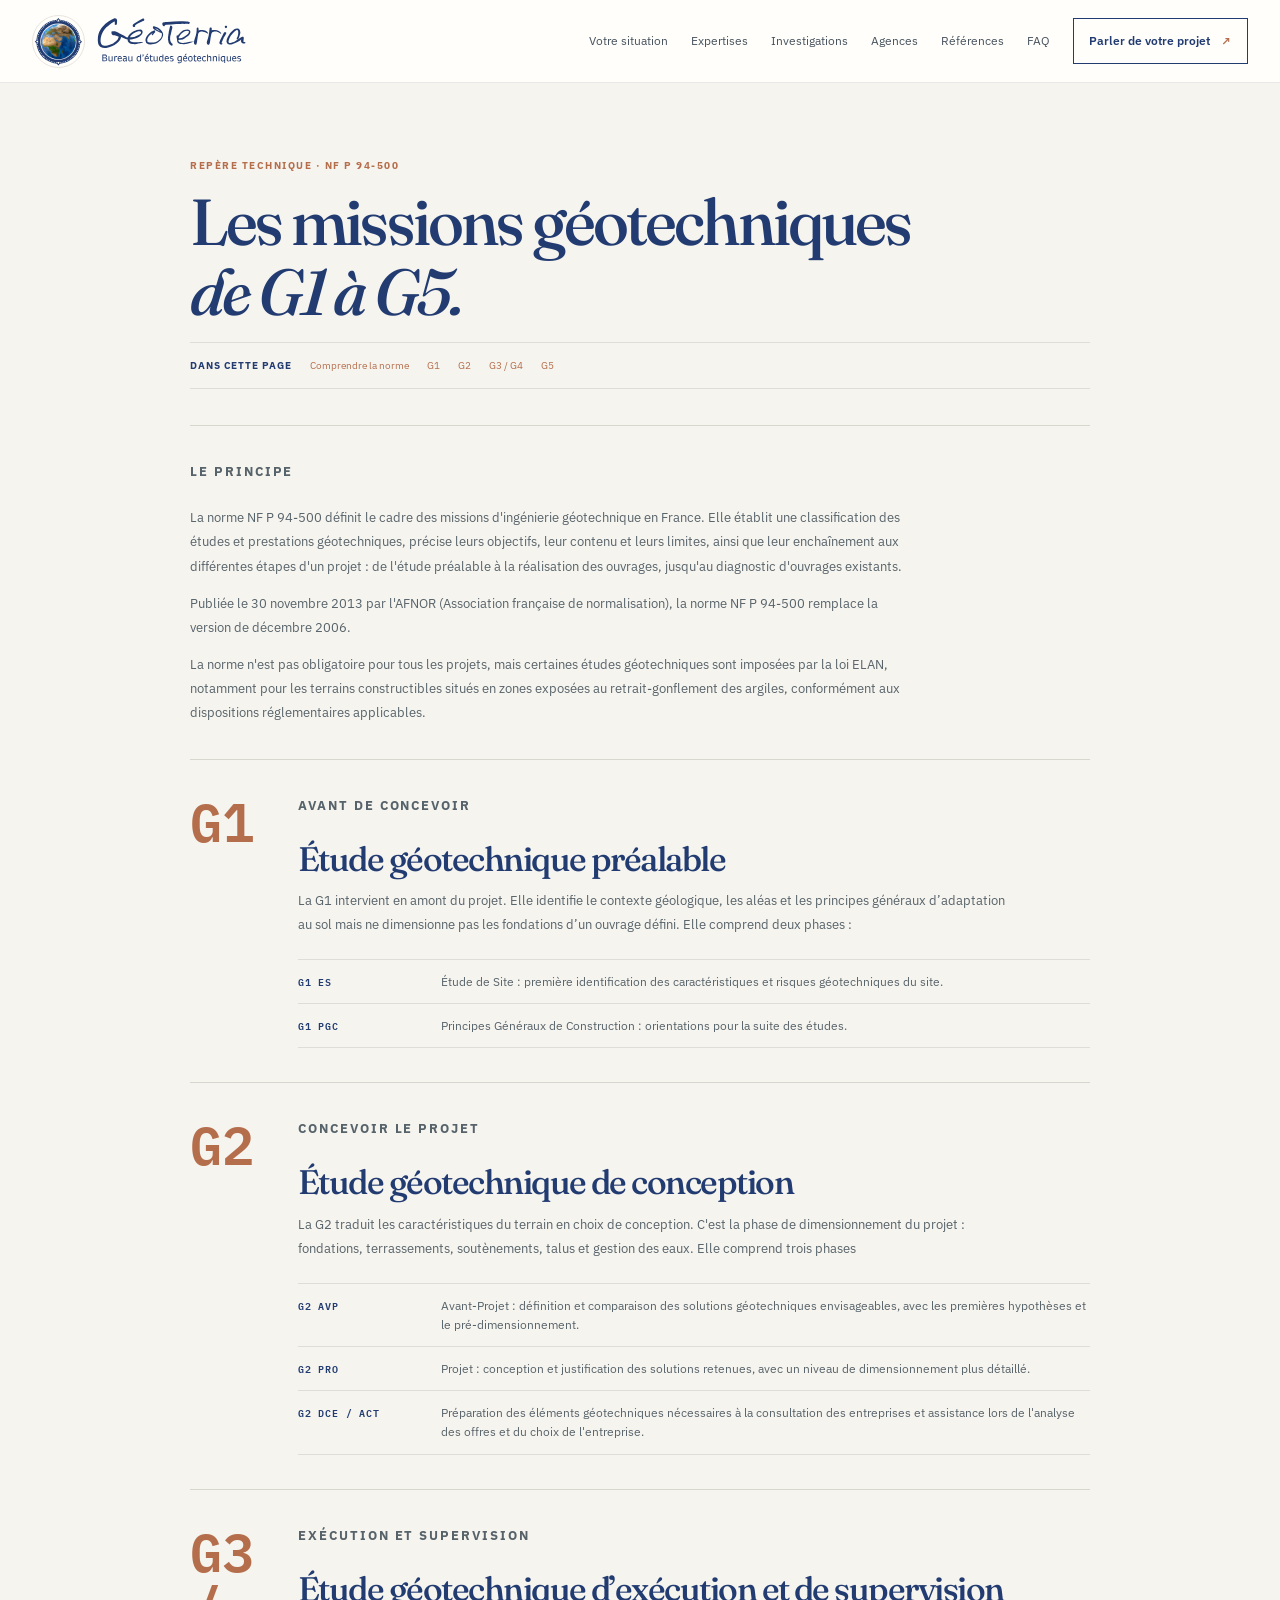
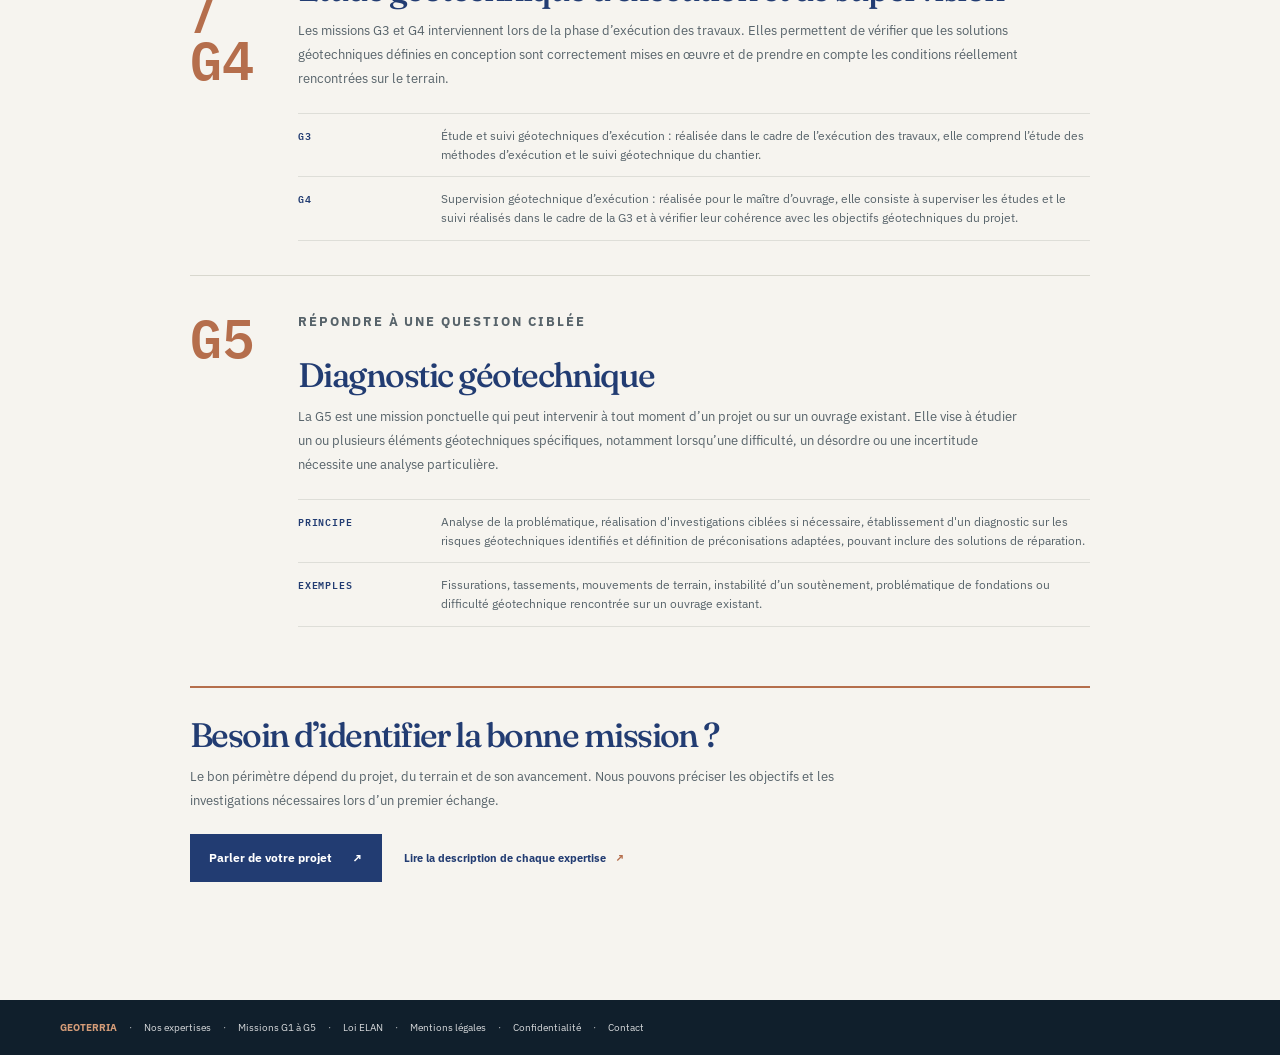
<file: missions-geotechniques/index.html>
<!doctype html>
<html lang="fr">
<head>
  <meta charset="utf-8"><meta name="viewport" content="width=device-width, initial-scale=1"><meta name="theme-color" content="#172d43">
  <title>Missions géotechniques G1 à G5 — GEOTERRIA</title>
  <meta name="description" content="Comprendre la norme NF P 94-500 et les missions géotechniques G1 à G5.">
  <link rel="icon" type="image/svg+xml" href="../assets/images/LOGO%20Geoterria%20cropped.svg"><link rel="stylesheet" href="../styles.css">
</head>
<body class="document-page"><a class="skip-link" href="#contenu">Aller au contenu</a>
  <header class="site-header"><div class="header-inner"><a class="brand" href="../" aria-label="GéoTerria, accueil"><img src="../assets/images/LOGO%20Geoterria%20cropped.svg" alt="" class="brand-mark"><img src="../assets/images/LOGO%20Geoterria%20text.svg" alt="GéoTerria — Bureau d’études géotechniques" class="brand-wordmark"></a><button class="menu-toggle" type="button" aria-expanded="false" aria-controls="main-nav" aria-label="Ouvrir le menu"><span></span><span></span></button><nav class="main-nav" id="main-nav" aria-label="Navigation principale"><a href="../#profils">Votre situation</a><a href="../#expertises">Expertises</a><a href="../#projets">Investigations</a><a href="../#terrains">Agences</a><a href="../#reperes">Références</a><a href="../#faq">FAQ</a><a class="nav-cta" href="../#contact">Parler de votre projet <span aria-hidden="true">↗</span></a></nav></div></header>
  <main id="contenu" class="document-main container norm-page">
    <p class="eyebrow">Repère technique · NF P 94-500</p><h1>Les missions géotechniques<br><em>de G1 à G5.</em></h1>
    <nav class="page-contents" aria-label="Dans cette page"><strong>Dans cette page</strong><a href="#comprendre">Comprendre la norme</a><a href="#g1">G1</a><a href="#g2">G2</a><a href="#g3g4">G3 / G4</a><a href="#g5">G5</a></nav>
    <section id="comprendre"><p class="eyebrow">Le principe</p><p>La norme NF P 94-500 définit le cadre des missions d'ingénierie géotechnique en France. Elle établit une classification des études et prestations géotechniques, précise leurs objectifs, leur contenu et leurs limites, ainsi que leur enchaînement aux différentes étapes d'un projet : de l'étude préalable à la réalisation des ouvrages, jusqu'au diagnostic d'ouvrages existants.</p><p>Publiée le 30 novembre 2013 par l'AFNOR (Association française de normalisation), la norme NF P 94-500 remplace la version de décembre 2006.</p><p>La norme n'est pas obligatoire pour tous les projets, mais certaines études géotechniques sont imposées par la loi ELAN, notamment pour les terrains constructibles situés en zones exposées au retrait-gonflement des argiles, conformément aux dispositions réglementaires applicables.</p></section>
    <section id="g1" class="mission-entry"><span class="mission-number">G1</span><div><p class="eyebrow">Avant de concevoir</p><h2>Étude géotechnique préalable</h2><p>La G1 intervient en amont du projet. Elle identifie le contexte géologique, les aléas et les principes généraux d’adaptation au sol mais ne dimensionne pas les fondations d’un ouvrage défini. Elle comprend deux phases :</p><dl><div><dt>G1 ES</dt><dd>Étude de Site : première identification des caractéristiques et risques géotechniques du site.</dd></div><div><dt>G1 PGC</dt><dd>Principes Généraux de Construction : orientations pour la suite des études.</dd></div></dl></div></section>
    <section id="g2" class="mission-entry"><span class="mission-number">G2</span><div><p class="eyebrow">Concevoir le projet</p><h2>Étude géotechnique de conception</h2><p>La G2 traduit les caractéristiques du terrain en choix de conception. C'est la phase de dimensionnement du projet&nbsp: fondations, terrassements, soutènements, talus et gestion des eaux. Elle comprend trois phases</p><dl><div><dt>G2 AVP</dt><dd>Avant-Projet : définition et comparaison des solutions géotechniques envisageables, avec les premières hypothèses et le pré-dimensionnement.</dd></div><div><dt>G2 PRO</dt><dd>Projet : conception et justification des solutions retenues, avec un niveau de dimensionnement plus détaillé. </dd></div><div><dt>G2 DCE / ACT</dt><dd>Préparation des éléments géotechniques nécessaires à la consultation des entreprises et assistance lors de l'analyse des offres et du choix de l'entreprise.</dd></div></dl></div></section>
    <section id="g3g4" class="mission-entry"><span class="mission-number">G3 / G4</span><div><p class="eyebrow">Exécution et supervision</p><h2>Étude géotechnique d’exécution et de supervision</h2><p>Les missions G3 et G4 interviennent lors de la phase d’exécution des travaux. Elles permettent de vérifier que les solutions géotechniques définies en conception sont correctement mises en œuvre et de prendre en compte les conditions réellement rencontrées sur le terrain.</p><dl><div><dt>G3</dt><dd>Étude et suivi géotechniques d’exécution : réalisée dans le cadre de l’exécution des travaux, elle comprend l’étude des méthodes d’exécution et le suivi géotechnique du chantier.</dd></div><div><dt>G4</dt><dd>Supervision géotechnique d’exécution : réalisée pour le maître d’ouvrage, elle consiste à superviser les études et le suivi réalisés dans le cadre de la G3 et à vérifier leur cohérence avec les objectifs géotechniques du projet.</dd></div></dl></div></section>
    <section id="g5" class="mission-entry"><span class="mission-number">G5</span><div><p class="eyebrow">Répondre à une question ciblée</p><h2>Diagnostic géotechnique</h2><p>La G5 est une mission ponctuelle qui peut intervenir à tout moment d’un projet ou sur un ouvrage existant. Elle vise à étudier un ou plusieurs éléments géotechniques spécifiques, notamment lorsqu’une difficulté, un désordre ou une incertitude nécessite une analyse particulière.</p><dl><div><dt>Principe</dt><dd>Analyse de la problématique, réalisation d'investigations ciblées si nécessaire, établissement d'un diagnostic sur les risques géotechniques identifiés et définition de préconisations adaptées, pouvant inclure des solutions de réparation.</dd></div><div><dt>Exemples</dt><dd>Fissurations, tassements, mouvements de terrain, instabilité d’un soutènement, problématique de fondations ou difficulté géotechnique rencontrée sur un ouvrage existant.</dd></div></dl></div></section>
    
    <section class="document-callout">
      <h2>Besoin d’identifier la bonne mission ?</h2>
      <p>Le bon périmètre dépend du projet, du terrain et de son avancement. Nous pouvons préciser les objectifs et les investigations nécessaires lors d’un premier échange.</p>
      <a class="button button-navy" href="../#contact">Parler de votre projet 
        <span aria-hidden="true">↗</span></a> 
      <a class="text-link" href="../expertises-geotechniques/">Lire la description de chaque expertise 
        <span aria-hidden="true">↗</span></a>
    </section>

  </main>
  <footer class="document-footer"><div class="container"><a href="../">GEOTERRIA</a><span>·</span><a href="../expertises-geotechniques/">Nos expertises</a><span>·</span><a href="../missions-geotechniques/">Missions G1 à G5</a><span>·</span><a href="../loi-elan/">Loi ELAN</a><span>·</span><a href="../mentions-legales/">Mentions légales</a><span>·</span><a href="../confidentialite/">Confidentialité</a><span>·</span><a href="../#contact">Contact</a></div></footer>
<script src="../script.js" defer></script>
</body></html>
</file>
<file: styles.css>
@import url('https://fonts.googleapis.com/css2?family=Fraunces:opsz,wght@9..144,400;9..144,500;9..144,600;9..144,700&family=IBM+Plex+Mono:wght@400;500;600&family=IBM+Plex+Sans:wght@400;500;600;700&display=swap');
:root{--navy:#223c72;--navy-deep:#182d5a;--blue:#223c72;--logo-blue:#223c72;--copper:#b56e4c;--copper-light:#d29a76;--cream:#f6f4ef;--paper:#fffefa;--ink:#1f2931;--muted:#69747c;--line:#deded8;--green:#87917b;--content:1160px;--serif:"Fraunces",Georgia,"Times New Roman",serif;--sans:"IBM Plex Sans",Arial,sans-serif;--mono:"IBM Plex Mono",monospace}
*{box-sizing:border-box}
html{scroll-behavior:smooth;scroll-padding-top:90px}
body{margin:0;background:var(--paper);color:var(--ink);font-family:var(--sans);font-size:15px;line-height:1.7;-webkit-font-smoothing:antialiased}
img{display:block;max-width:100%}
a{color:inherit}
button,input,select,textarea{font:inherit}
button,a{-webkit-tap-highlight-color:transparent}
button:focus-visible,a:focus-visible,input:focus-visible,select:focus-visible,textarea:focus-visible,summary:focus-visible{outline:3px solid #d59b72;outline-offset:3px}
.container{width:min(var(--content),calc(100% - 64px));margin-inline:auto}
.skip-link{position:fixed;top:-60px;left:15px;z-index:1000;background:#fff;padding:10px 15px;color:var(--navy)}
.skip-link:focus{top:12px}
.site-header{position:sticky;z-index:30;top:0;background:rgba(255,254,250,.97);border-bottom:1px solid rgba(23,45,67,.1)}
.header-inner{width:min(1360px,calc(100% - 64px));height:82px;margin:auto;display:flex;align-items:center;justify-content:space-between}
.brand{display:flex;align-items:center;gap:11px;text-decoration:none;color:var(--navy);min-width:236px}
.brand-mark{width:53px;height:53px;object-fit:cover;object-position:center 16%;border-radius:50%;border:1px solid #e8e4dc}
.brand-wordmark{width:174px;height:48px;object-fit:contain;object-position:left center}
.brand-copy{display:grid;line-height:1.15;gap:4px}
.brand-copy strong{font-family:var(--serif);font-size:21px;letter-spacing:.095em}
.brand-copy small{font-size:9px;letter-spacing:.035em;color:#68737b}
.main-nav{display:flex;align-items:center;gap:clamp(12px,1.8vw,27px);font-size:12px;color:#46535e}
.main-nav a{text-decoration:none;transition:color .2s}
.main-nav a:hover,.footer-nav a:hover{color:var(--copper)}
.main-nav .nav-cta{padding:12px 15px;border:1px solid var(--navy);color:var(--navy);font-weight:600}
.main-nav .nav-cta span{margin-left:8px;color:var(--copper)}
.menu-toggle{display:none}
.hero{height:min(735px,calc(100svh - 82px));min-height:610px;position:relative;display:flex;align-items:center;overflow:hidden;background:var(--navy-deep);color:#fff}
.hero-photo{position:absolute;inset:0;background-image:linear-gradient(90deg,rgba(34,60,114,.72) 0%,rgba(34,60,114,.58) 44%,rgba(34,60,114,.15) 100%),linear-gradient(0deg,rgba(34,60,114,.16),transparent 40%),url("assets/images/Photo_La_Garde.jpg");background-size:cover,cover,100% auto;background-position:center 37%;filter:saturate(.82)}
.hero-content>.eyebrow{display:none}
.hero:after{content:"";position:absolute;inset:0;pointer-events:none;opacity:.12;background-image:url("data:image/svg+xml,%3Csvg viewBox='0 0 420 340' xmlns='http://www.w3.org/2000/svg'%3E%3Cg fill='none' stroke='%23e4e0d4' stroke-width='1'%3E%3Cpath d='M-50 180C30 150 35 40 125 40s90 90 170 55 105-85 170-25 35 145 100 120'/%3E%3Cpath d='M-50 200C35 170 45 65 130 62s88 87 166 53 103-81 167-23 42 138 104 111'/%3E%3Cpath d='M-50 220C39 189 54 87 136 84s84 83 161 51 101-78 162-21 49 129 108 100'/%3E%3Cpath d='M-40 240C45 208 64 109 142 106s80 80 157 49 98-74 157-18 55 120 111 89'/%3E%3Cpath d='M-40 260C50 228 75 131 149 128s76 77 151 47 95-70 152-15 61 110 114 78'/%3E%3C/g%3E%3C/svg%3E");background-size:cover;background-position:center;background-repeat:no-repeat}
.hero-content{position:relative;z-index:1;width:min(var(--content),calc(100% - 64px));margin:0 auto;padding-bottom:24px}
.eyebrow{margin:0 0 22px;text-transform:uppercase;letter-spacing:.15em;font-size:10px;font-weight:700;color:var(--copper)}
.eyebrow-light{color:#d39c78}
.live-dot{display:inline-block;width:7px;height:7px;background:#d39c78;border-radius:50%;margin-right:9px;vertical-align:1px;box-shadow:0 0 0 4px rgba(211,156,120,.15)}
h1,h2,h3,p{margin-top:0}
h1,h2,h3{font-family:var(--serif);font-weight:500;letter-spacing:-.045em}
.hero h1{max-width:770px;margin:0 0 25px;font-size:clamp(48px,6.6vw,82px);line-height:1.02;letter-spacing:-.067em}
.hero h1 em,h2 em{font-family:var(--serif);font-weight:400;letter-spacing:-.055em}
.hero-lead{max-width:545px;color:rgba(255,255,255,.82);font-size:16px;line-height:1.8}
.hero-actions{display:flex;align-items:center;gap:29px;margin-top:30px}
.button{min-height:48px;display:inline-flex;align-items:center;justify-content:center;gap:20px;padding:12px 19px;border:0;text-decoration:none;font-size:12px;font-weight:700;cursor:pointer;transition:background .2s,color .2s,border .2s}
.button-copper{background:var(--copper);color:#fff}
.button-copper:hover{background:#a45f3d}
.text-link{color:var(--navy);text-decoration:none;font-weight:700;font-size:12px}
.text-link span{color:var(--copper);margin-left:6px}
.text-link-light{color:white}
.text-link-light span{color:var(--copper-light)}
.hero-caption{position:absolute;right:32px;bottom:-72px;color:rgba(255,255,255,.76);font-size:9px;letter-spacing:.08em;text-transform:uppercase}
.hero-stamp{position:absolute;z-index:1;right:6.5%;bottom:18%;display:grid;gap:7px;width:117px;height:117px;align-content:center;justify-content:center;border:1px solid rgba(255,255,255,.38);border-radius:50%;text-align:center;transform:rotate(-13deg);font-family:var(--serif);font-size:9px;letter-spacing:.12em}
.hero-stamp:before{content:"";position:absolute;inset:7px;border:1px solid rgba(255,255,255,.2);border-radius:50%}
.hero-scroll{position:absolute;z-index:2;bottom:25px;left:32px;color:#fff;text-decoration:none;font-size:18px}
.hero-scroll span{font-size:9px;text-transform:uppercase;letter-spacing:.12em;margin-left:9px}
.intro-strip{background:#f0eee8;border-bottom:1px solid #e6e3dc}
.intro-strip-inner{min-height:72px;display:flex;align-items:center;justify-content:space-between;gap:18px;color:#47545c;font-size:10px;font-weight:600;letter-spacing:.035em}
.intro-strip i{width:4px;height:4px;border-radius:50%;background:var(--copper);flex:none}
.section{padding:112px 0}
.section-heading{margin-bottom:47px}
.section-heading h2,.territory-copy h2,.faq-intro h2{font-size:clamp(38px,5vw,58px);line-height:1.12;margin:0 0 17px;color:var(--navy)}
.section-heading>p:last-child{max-width:510px;color:var(--muted);margin:0}
.heading-split{display:flex;align-items:flex-end;justify-content:space-between;gap:42px}
.heading-split>p{max-width:405px!important;padding-bottom:7px}
.situation-explorer{display:grid;grid-template-columns:.94fr 1.06fr;border:1px solid var(--line);background:#fff}
.situation-options{display:grid;align-content:start;padding:13px 22px}
.situation-option{display:grid;grid-template-columns:34px 1fr 18px;gap:12px;align-items:center;width:100%;padding:18px 4px;border:0;border-bottom:1px solid #e8e6e0;background:transparent;text-align:left;color:var(--navy);font-size:13px;font-weight:600;cursor:pointer}
.situation-option:last-child{border-bottom:0}
.situation-option>span{font-size:9px;color:#929995}
.situation-option>b{font-size:16px;color:#bdc0bb;font-weight:400}
.situation-option:hover,.situation-option.is-active{color:var(--copper)}
.situation-option.is-active>b{color:var(--copper)}
.situation-explanation{display:flex;flex-direction:column;justify-content:center;min-height:270px;padding:35px 45px;background:#f3f1ea;border-left:1px solid var(--line)}
.situation-explanation .eyebrow{margin-bottom:13px;font-size:9px}
.situation-explanation h3{max-width:440px;margin:0 0 12px;color:var(--navy);font-size:clamp(23px,3vw,34px);line-height:1.2}
.situation-explanation>p:not(.eyebrow){max-width:465px;margin:0 0 17px;color:var(--muted);font-size:12px}
.situation-explanation .text-link{width:fit-content}
.visually-hidden{position:absolute;width:1px;height:1px;padding:0;margin:-1px;overflow:hidden;clip:rect(0,0,0,0);white-space:nowrap;border:0}
.situation-card{position:relative;min-height:314px;padding:26px 23px 20px;border:1px solid var(--line);background:#fff;display:flex;flex-direction:column;transition:transform .25s,border-color .25s,box-shadow .25s}
.situation-card:hover{transform:translateY(-4px);border-color:#c39b81;box-shadow:0 15px 32px rgba(34,48,57,.07)}
.card-number{font-size:10px;letter-spacing:.11em;color:#9da3a1}
.card-icon{position:absolute;right:23px;top:19px;color:var(--copper);font-size:25px}
.situation-card h3{margin:30px 0 10px;color:var(--navy);font-size:21px;line-height:1.2}
.situation-card>p{font-size:12px;color:var(--muted);line-height:1.7;margin-bottom:19px}
.card-tags{display:flex;gap:7px;margin-top:auto}
.card-tags span{font-size:9px;color:#716b63;padding:4px 8px;background:#f3f0e9}
.card-link{display:flex;justify-content:space-between;align-items:center;margin-top:18px;padding:12px 0 0;border:0;border-top:1px solid #e8e6e0;background:none;text-align:left;color:var(--navy);font-size:11px;font-weight:700;cursor:pointer}
.card-link span{font-size:17px;color:var(--copper)}
.small-note{font-size:10px;color:#81898a;margin:16px 0 0}
.expertise-section{background:var(--cream)}
.expertise-section .section-heading{max-width:655px}
.section-intro{max-width:510px;color:var(--muted);margin:0}
.expertise-list{border-top:1px solid #d9d8d1}
.expertise-row{display:grid;grid-template-columns:130px 1fr 44px;gap:28px;align-items:center;padding:24px 0;border-bottom:1px solid #d9d8d1}
.expertise-code{font-family:var(--serif);font-size:32px;color:var(--navy)}
.expertise-code span{display:block;margin-top:2px;font:700 8px var(--sans);letter-spacing:.1em;color:var(--copper)}
.expertise-row h3{font-size:19px;color:var(--navy);margin:0 0 4px;letter-spacing:-.025em}
.expertise-row p{max-width:710px;margin:0;color:#626e74;font-size:12px}
.round-arrow{display:grid;place-items:center;width:37px;height:37px;border:1px solid #c8c8c0;border-radius:50%;text-decoration:none;color:var(--navy);font-size:16px;transition:all .2s}
.round-arrow:hover{background:var(--navy);color:white}
.expertise-foot{display:flex;align-items:center;justify-content:space-between;padding:18px 0 25px;color:#777d7d;font-size:10px}
.other-expertises{display:grid;grid-template-columns:1fr 1fr;gap:16px}
.other-expertises>div{background:#eae8e1;padding:25px 26px}
.mini-mark{font-size:9px;letter-spacing:.14em;color:var(--copper)}
.other-expertises h3{margin:12px 0 5px;color:var(--navy);font-size:19px}
.other-expertises p{font-size:12px;color:var(--muted);margin:0;max-width:440px}
.method-section{position:relative;overflow:hidden;background:var(--navy);color:#fff}
.method-section:after{content:"";position:absolute;inset:0 0 0 53%;opacity:.14;background-image:url("data:image/svg+xml,%3Csvg viewBox='0 0 420 340' xmlns='http://www.w3.org/2000/svg'%3E%3Cg fill='none' stroke='%23eee' stroke-width='1'%3E%3Cpath d='M-50 180C30 150 35 40 125 40s90 90 170 55 105-85 170-25 35 145 100 120'/%3E%3Cpath d='M-50 200C35 170 45 65 130 62s88 87 166 53 103-81 167-23 42 138 104 111'/%3E%3Cpath d='M-50 220C39 189 54 87 136 84s84 83 161 51 101-78 162-21 49 129 108 100'/%3E%3Cpath d='M-40 240C45 208 64 109 142 106s80 80 157 49 98-74 157-18 55 120 111 89'/%3E%3Cpath d='M-40 260C50 228 75 131 149 128s76 77 151 47 95-70 152-15 61 110 114 78'/%3E%3C/g%3E%3C/svg%3E");background-size:cover;background-position:center;background-repeat:no-repeat}
.method-layout{position:relative;z-index:1;display:grid;grid-template-columns:.86fr 1.14fr;gap:100px}
.method-copy h2{font-size:clamp(45px,5vw,64px);line-height:1.07;margin:0 0 19px}
.method-copy>p:not(.eyebrow){max-width:380px;color:rgba(255,255,255,.7);font-size:13px;margin-bottom:27px}
.button-outline{border:1px solid rgba(255,255,255,.55);color:white;background:transparent}
.button-outline:hover{background:#fff;color:var(--navy)}
.method-steps{border-top:1px solid rgba(255,255,255,.23)}
.method-steps article{display:grid;grid-template-columns:53px 1fr;gap:17px;padding:19px 0;border-bottom:1px solid rgba(255,255,255,.23)}
.method-steps article>span{font-size:10px;color:#d09a77;letter-spacing:.08em}
.method-steps h3{font-size:17px;margin:0 0 2px;color:#fff;letter-spacing:-.02em}
.method-steps p{margin:0;color:rgba(255,255,255,.66);font-size:11px}
.projects-section{background:#fffefa}
.projects-section .section-heading{margin-bottom:36px}
.project-grid{display:grid;grid-template-columns:repeat(6,1fr);gap:17px}
.project-card{grid-column:span 3;border:1px solid #e4e1da;background:#fff}
.project-card.project-large{grid-column:span 3}
.project-image{position:relative;height:245px;background:#e8e5de;overflow:hidden}
.project-large .project-image{height:310px}
.project-image img{width:100%;height:100%;object-fit:cover;transition:transform .5s}
.project-card:hover .project-image img{transform:scale(1.035)}
.image-credit,.project-index{position:absolute;bottom:12px;padding:5px 8px;background:rgba(20,37,51,.82);color:white;font-size:8px;letter-spacing:.1em;text-transform:uppercase}
.image-credit{left:12px}
.project-index{right:12px}
.project-copy{padding:19px 21px 22px}
.project-type{color:var(--copper);text-transform:uppercase;letter-spacing:.1em;font-size:8px;font-weight:700}
.project-copy h3{margin:8px 0 11px;color:var(--navy);font-size:22px;line-height:1.2}
.project-copy p{margin:0 0 8px;color:var(--muted);font-size:11px}
.project-copy p strong{color:#39444b}
.project-copy .text-link{display:inline-block;margin-top:7px}
.disclaimer-band{display:flex;gap:12px;margin:20px 0 0;padding:14px 16px;background:#f2f0e9;color:#646b6b;font-size:10px}
.disclaimer-band span{color:var(--copper);font-size:15px}
.investigations-section{background:#fff}
.investigation-grid{display:grid;grid-template-columns:repeat(3,1fr);gap:16px}
.investigation-card{border:1px solid #e3e1da;background:#fff}
.investigation-visual{position:relative;display:grid;place-items:center;min-height:190px;padding:20px;background:#f1f0e9;border-bottom:1px solid #e3e1da}
.investigation-visual svg{width:min(100%,290px);height:auto;overflow:visible}
.investigation-visual svg .ground-line{fill:none;stroke:#596b68;stroke-width:2}
.investigation-visual svg .soil-layer{fill:#e2d6c5}
.investigation-visual svg .soil-strata{fill:none;stroke:#b6a58f;stroke-width:1.5}
.investigation-visual svg .device,.investigation-visual svg .device-cap{fill:#7d9090;stroke:#344e5b;stroke-width:2}
.investigation-visual svg .probe,.investigation-visual svg .foundation{fill:#bd805e;stroke:#83583e;stroke-width:1.5}
.investigation-visual svg .water{fill:none;stroke:#5288a0;stroke-width:3}
.investigation-visual svg .water-fill{fill:#b9d8df;stroke:#5288a0;stroke-width:1.5}
.investigation-visual svg .screen{fill:#d7c3a6;stroke:#715c49;stroke-width:1.2;stroke-dasharray:2 2}
.investigation-visual svg .gravel{fill:#c9b99f;stroke:#8b7b65;stroke-width:1}
.investigation-visual svg .plume{fill:#bd805e;opacity:.38;stroke:#a26443;stroke-width:1}
.investigation-visual svg .building{fill:#d9d6ce;stroke:#596b68;stroke-width:1.5}
.investigation-visual svg .drawdown{fill:none;stroke:#5288a0;stroke-width:1.5;stroke-dasharray:3 2}
.investigation-visual svg .arrow-line,.investigation-visual svg .arrow-head{fill:none;stroke:#a26443;stroke-width:1.7;stroke-linecap:round;stroke-linejoin:round}
.investigation-visual svg text{fill:#586565;font:8px var(--sans)}
.investigation-visual svg .excavation{fill:#fffefa;stroke:#a78d72;stroke-width:1.5}
.investigation-visual svg .sample{fill:#d7c3a6;stroke:#715c49;stroke-width:1.5}
.investigation-visual svg .sample-line{stroke:#947b61;stroke-width:1}
.visual-label{position:absolute;right:9px;bottom:8px;color:#78817c;font-size:7px;letter-spacing:.11em}
.investigation-copy{position:relative;padding:17px 19px 20px}
.investigation-index{color:var(--copper);font-size:9px;letter-spacing:.1em}
.investigation-copy h3{margin:5px 0 7px;color:var(--navy);font-size:18px;letter-spacing:-.025em}
.investigation-copy p{margin:0;color:var(--muted);font-size:10px}
.offices-section{background:var(--cream)}
.office-layout{display:grid;grid-template-columns:1.08fr .92fr;gap:52px;align-items:center}
.office-map{position:relative;min-height:440px;overflow:hidden;background:#e8e8df;border:1px solid #d5d4cb}
#leaflet-map{position:absolute;inset:0;z-index:0}
.office-map-legend{position:absolute;z-index:500;left:12px;top:12px;display:flex;flex-wrap:wrap;gap:6px;max-width:calc(100% - 24px)}
.office-pin{--office-color:#a96847;--office-tint:#f2e8df;display:flex;align-items:center;gap:7px;padding:7px 10px;border:1px solid color-mix(in srgb,var(--office-color) 58%,white);border-radius:999px;background:rgba(255,254,250,.92);color:var(--navy);font:500 10px var(--sans);cursor:pointer;box-shadow:0 2px 8px rgba(20,37,51,.12)}
.office-pin[data-office="la-garde"]{--office-color:#3f8a73;--office-tint:#e1f0ea}
.office-pin[data-office="eguilles"]{--office-color:#a86d48;--office-tint:#f2e5dc}
.office-pin[data-office="toulouse"]{--office-color:#4d78a0;--office-tint:#e3edf5}
.office-pin span{width:8px;height:8px;border-radius:50%;background:var(--office-color);box-shadow:0 0 0 3px color-mix(in srgb,var(--office-color) 22%,transparent);transition:transform .2s}
.office-pin:hover span,.office-pin.is-active span{transform:scale(1.35)}
.office-pin:hover,.office-pin[aria-pressed=true]{border-color:var(--office-color);background:var(--office-tint)}
.office-marker-wrapper{background:transparent;border:0}
.office-marker{display:block;width:16px;height:16px;border:2px solid #fff;border-radius:50%;box-shadow:0 2px 7px rgba(20,37,51,.38)}
.office-marker-la-garde{background:#3f8a73}
.office-marker-eguilles{background:#a86d48}
.office-marker-toulouse{background:#4d78a0}
.map-caption{position:absolute;right:12px;bottom:10px;color:#707971;font-size:8px;letter-spacing:.06em}
.office-details{padding:10px 0}
.office-details>.eyebrow{margin-bottom:7px;font-size:9px}
.office-details h3{margin:0 0 23px;color:var(--navy);font-size:clamp(34px,4vw,48px)}
.office-details dl{margin:0 0 20px;border-top:1px solid #d5d4cb}
.office-details dl>div{padding:13px 0;border-bottom:1px solid #d5d4cb}
.office-details dt{margin-bottom:3px;color:#777e79;font-size:9px;text-transform:uppercase;letter-spacing:.09em}
.office-details dd{margin:0;color:#3f4b51;font-size:12px}
.office-edit-note{margin:22px 0 0;color:#737b79;font-size:9px}
.office-edit-note code{color:var(--navy);font-size:9px}
.gallery-section{background:#f2f0e9}
.gallery-section .section-heading{margin-bottom:34px}
.gallery-section .section-heading h2{font-size:clamp(34px,4vw,47px)}
 .gallery-grid{display:grid;grid-template-columns:repeat(3,minmax(0,1fr));gap:13px;align-items:stretch}
.gallery-grid figure{min-width:0;margin:0;background:#fff}
 .gallery-image{position:relative;height:auto;overflow:visible;background:#e4e1d9}
 .gallery-image img{display:block;width:100%;height:auto;object-fit:contain;transition:transform .4s}
.gallery-grid figure:hover img{transform:scale(1.04)}
.gallery-image .image-credit{bottom:9px;left:9px}
.gallery-grid figcaption{display:grid;gap:2px;padding:12px 13px 15px}
.gallery-grid figcaption strong{font-size:11px;color:var(--navy)}
.gallery-grid figcaption span{font-size:9px;color:var(--muted)}
 .gallery-more{display:flex;align-items:center;justify-content:space-between;gap:18px;margin-top:22px;padding-top:16px;border-top:1px solid var(--line)}
 .gallery-more p{margin:0;color:var(--muted);font-size:10px}
 .gallery-more .text-link{margin:0;white-space:nowrap}
.gallery-discover{position:relative;display:flex;min-height:100%;overflow:hidden;background:var(--navy);color:#fff;text-decoration:none;isolation:isolate;transition:transform .25s,box-shadow .25s}
.gallery-discover:hover{transform:translateY(-3px);box-shadow:0 12px 24px rgba(20,37,51,.18)}
.gallery-discover-image{position:absolute;inset:0;background:linear-gradient(135deg,rgba(20,37,51,.25),rgba(20,37,51,.72)),url("assets/images/Forage_ferroviaire_nuit.jpg") center/cover;filter:blur(1px);transform:scale(1.04);z-index:0}
.gallery-discover-content{position:relative;z-index:1;display:grid;align-content:end;gap:8px;padding:18px;min-height:210px;background:linear-gradient(0deg,rgba(20,37,51,.84),rgba(20,37,51,.05) 75%)}
.gallery-discover-content small{font:600 9px var(--mono);letter-spacing:.12em;color:#e4b189}
.gallery-discover-content strong{font:500 23px var(--serif);line-height:1.05}
.gallery-discover-content>span{font-size:10px;line-height:1.5;color:rgba(255,255,255,.75)}
 .gallery-discover-content b{color:#e4b189;font-size:15px}
.expertise-reference{display:flex;flex-wrap:wrap;align-items:center;gap:8px;margin-top:24px;padding:14px 0 0;border-top:1px solid var(--line)}
.expertise-reference>span{width:100%;margin-bottom:2px;color:var(--muted);font:600 9px var(--mono);letter-spacing:.1em;text-transform:uppercase}
.expertise-reference a{padding:7px 10px;border:1px solid #d9d4cb;color:var(--navy);font:600 10px var(--mono);text-decoration:none;transition:background .2s,color .2s,border-color .2s}
.expertise-reference a:hover{background:var(--navy);border-color:var(--navy);color:#fff}
.territory-section{padding-bottom:85px;background:var(--cream)}
.territory-layout{display:grid;grid-template-columns:.9fr 1.1fr;align-items:center;gap:90px}
.territory-copy h2{margin-bottom:20px}
.territory-copy>p:not(.eyebrow){max-width:470px;color:var(--muted);font-size:13px}
.territory-tags{display:flex;flex-wrap:wrap;gap:7px;margin-top:23px}
.territory-tags span{border:1px solid #d5d3ca;padding:6px 9px;color:#606a6d;font-size:9px}
.territory-figure{margin:0}
.contour-map{position:relative;overflow:hidden;aspect-ratio:1.22;background:#e5e6dc}
.contour-map svg{position:absolute;inset:0;width:100%;height:100%;fill:none;stroke:#9b9e8d;stroke-width:1;opacity:.72}
.contour-map:before,.contour-map:after{content:"";position:absolute;width:380px;height:330px;border:1px solid rgba(181,110,76,.32);border-radius:48% 52% 38% 62%;transform:rotate(25deg);left:20%;top:12%}
.contour-map:after{width:310px;height:250px;left:27%;top:20%;transform:rotate(-12deg)}
.map-label{position:absolute;z-index:2;font-size:8px;font-weight:700;letter-spacing:.15em;color:#5a645f}
.map-label-a{top:24%;left:13%}.map-label-b{top:57%;left:47%}.map-label-c{right:11%;bottom:27%}
.map-point{position:absolute;left:53%;top:56%;width:9px;height:9px;border-radius:50%;background:var(--copper);box-shadow:0 0 0 5px rgba(181,110,76,.18)}
.map-scale{position:absolute;bottom:15px;right:17px;font-size:8px;letter-spacing:.08em;color:#707971}
.territory-figure figcaption{display:flex;justify-content:space-between;gap:12px;padding-top:9px;color:#727a78;font-size:9px}
.data-strip{display:grid;grid-template-columns:repeat(3,1fr);gap:35px;margin-top:75px;padding-top:25px;border-top:1px solid #d8d7ce}
.data-strip>div{position:relative;padding-left:44px}
.data-icon{position:absolute;left:0;top:0;font-size:23px;color:var(--copper)}
.data-strip h3{margin:0 0 4px;color:var(--navy);font-size:16px}
.data-strip p{max-width:255px;margin:0;color:var(--muted);font-size:11px}
.references-section{background:#fff}
.reference-grid{display:grid;grid-template-columns:repeat(3,1fr);gap:15px}
.reference-card{min-height:260px;padding:23px 22px 21px;border:1px solid var(--line);display:flex;flex-direction:column}
.reference-number{font-size:8px;color:var(--copper);letter-spacing:.14em;font-weight:700}
.reference-card h3{font-size:23px;color:var(--navy);margin:25px 0 9px}
.reference-card p{color:var(--muted);font-size:11px;margin:0 0 20px}
.reference-card>a{margin-top:auto;color:var(--navy);font-weight:700;font-size:10px;text-decoration:none}
.reference-card>a span{color:var(--copper);margin-left:5px}
.credentials-grid{display:grid;grid-template-columns:repeat(3,1fr);gap:15px;margin-top:17px}
.credentials-grid>article{display:flex;gap:13px;padding:18px 17px;background:#f5f3ed}
.credentials-grid>.opqibi-card{grid-column:1/-1;align-items:center;gap:27px;padding:22px;background:#f0eee7}
.opqibi-visual{display:flex;flex:0 0 230px;min-height:135px;flex-direction:column;align-items:center;justify-content:center;gap:7px;border:1px dashed #b6aa99;background:#faf9f5;color:var(--navy)}
.opqibi-visual span{font-family:var(--serif);font-size:35px;letter-spacing:.12em}
.opqibi-visual small{color:#7a817d;font-size:8px;text-transform:uppercase;letter-spacing:.1em}
.opqibi-card>div:last-child .eyebrow{margin-bottom:7px}
.opqibi-card>div:last-child h3{font-size:16px}
.opqibi-card>div:last-child p:last-child{max-width:570px;font-size:10px}
.credential-icon{display:grid;place-items:center;flex:none;width:24px;height:24px;border:1px solid #c6b6a8;border-radius:50%;color:var(--copper);font-size:17px}
.credentials-grid .eyebrow{font-size:8px;margin:2px 0 6px}
.credentials-grid h3{font:700 12px var(--sans);letter-spacing:0;color:var(--navy);margin:0 0 6px}
.credentials-grid p:last-child{font-size:9px;line-height:1.6;color:var(--muted);margin:0}
.credentials-grid a{color:var(--navy)}
.reassurance-section{background:var(--logo-blue, #223c72);color:white;padding:72px 0}
.reassurance-layout{display:grid;grid-template-columns:.85fr 1.15fr;gap:85px;align-items:center}
.reassurance-layout h2{font-size:42px;line-height:1.15;margin:0 0 12px}
.reassurance-layout>div:first-child>p:last-child{max-width:365px;color:rgba(255,255,255,.67);font-size:11px}
.commitments>div{display:grid;grid-template-columns:36px 1fr;gap:13px;padding:13px 0;border-bottom:1px solid rgba(255,255,255,.2)}
.commitments>div:first-child{border-top:1px solid rgba(255,255,255,.2)}
.commitments>div>span{color:#d09a77;font-size:9px}
.commitments p{margin:0;color:rgba(255,255,255,.68);font-size:10px;line-height:1.65}
.commitments strong{color:white;font-size:12px}
.faq-section{background:var(--cream)}
.faq-layout{display:grid;grid-template-columns:.7fr 1.3fr;gap:90px}
.faq-intro h2{font-size:48px}
.faq-intro>p:not(.eyebrow){max-width:305px;color:var(--muted);font-size:12px;margin:0 0 18px}
.faq-intro .text-link{display:inline-block;max-width:260px}
.faq-list{border-top:1px solid #d4d4cc}
.faq-list details{border-bottom:1px solid #d4d4cc}
.faq-list summary{display:flex;justify-content:space-between;gap:20px;align-items:center;list-style:none;padding:17px 0;color:var(--navy);font-size:13px;font-weight:600;cursor:pointer}
.faq-list summary::-webkit-details-marker{display:none}
.faq-list summary span{flex:none;color:var(--copper);font-size:20px;font-weight:400;transition:transform .2s}
.faq-list details[open] summary span{transform:rotate(45deg)}
.faq-list details p{max-width:680px;margin:-2px 25px 17px 0;color:var(--muted);font-size:11px;line-height:1.75}
.contact-section{padding:100px 0;background:var(--navy-deep);color:#fff;position:relative;overflow:hidden}
.contact-section:before{content:"";position:absolute;right:-110px;top:-180px;width:570px;height:570px;border:1px solid rgba(255,255,255,.08);border-radius:50%;box-shadow:0 0 0 30px rgba(255,255,255,.025),0 0 0 60px rgba(255,255,255,.02),0 0 0 90px rgba(255,255,255,.015)}
.contact-layout{position:relative;display:grid;grid-template-columns:.8fr 1.2fr;gap:76px;align-items:start}
.contact-intro{padding-top:18px}
.contact-intro h2{font-size:clamp(41px,5vw,60px);line-height:1.09;margin:0 0 17px}
.contact-intro>p:not(.eyebrow){max-width:375px;color:rgba(255,255,255,.68);font-size:12px}
.contact-detail{display:grid;gap:2px;margin-top:26px;padding-top:13px;border-top:1px solid rgba(255,255,255,.2)}
.contact-detail span{font-size:9px;text-transform:uppercase;letter-spacing:.1em;color:rgba(255,255,255,.55)}
.contact-detail strong{font-size:12px;font-weight:500}
.project-form{padding:26px;background:#fffefa;color:var(--ink)}
.demo-alert{display:flex;gap:13px;padding:12px 13px;background:#f5eee7;border-left:3px solid var(--copper);margin-bottom:23px}
.demo-alert strong{flex:none;color:#7e4c36;font-size:10px}
.demo-alert span{font-size:9px;line-height:1.6;color:#6b625b}
.form-rows{display:grid}
.form-row{display:grid;grid-template-columns:155px minmax(0,1fr);align-items:start;gap:14px;padding:10px 0;border-bottom:1px solid #e8e6e0}
.field-label{display:block;margin:11px 0 0;color:#45535b;font-size:10px;font-weight:600}
.field-label b{color:var(--copper)}
.field-control{min-width:0}
 .form-row select,.form-row input[type=text],.form-row input[type=email],.form-row input[type=tel],.form-row input[type=file],.form-row textarea{display:block;width:100%;min-height:40px;padding:9px 11px;border:1px solid #d9d8d1;background:white;color:var(--ink);font-size:11px}
.form-row textarea{resize:vertical;min-height:84px}
.other-detail{margin-top:7px}
.other-detail[hidden]{display:none}
.attachments-list{display:grid;gap:7px}
.add-attachment{margin-top:8px;padding:0;border:0;background:transparent;color:var(--navy);font-size:9px;font-weight:600;cursor:pointer}
.add-attachment:hover{text-decoration:underline;color:var(--copper)}
.add-attachment:disabled{opacity:.45;cursor:not-allowed;text-decoration:none}
.document-exception{display:flex;align-items:flex-start;gap:8px;margin-top:8px;color:#687278;font-size:9px;line-height:1.6;cursor:pointer}
.document-exception input{margin:3px 0 0;accent-color:var(--navy)}
.field-help{display:block;margin-top:6px;color:#858b8c;font-size:9px;line-height:1.5}
.form-row-message{align-items:start}
.form-row-message .field-label{margin-top:12px}
.field-label span{font-weight:400;color:#858b8c}
.consent{display:flex;align-items:flex-start;gap:9px;margin-top:14px;color:#687278;font-size:9px;line-height:1.6;cursor:pointer}
.consent input{margin:3px 0 0;accent-color:var(--navy)}
.consent a{color:var(--navy)}
.consent b{color:var(--copper)}
.form-error{min-height:14px;margin:7px 0 0;color:#a33d2f;font-size:10px}
.form-notice{margin:13px 0;padding:12px;background:#e9f1e9;color:#354b3c;font-size:11px}
.form-controls{display:flex;justify-content:space-between;gap:12px;margin-top:10px}
.button-navy{background:var(--navy);color:white;margin-left:auto}
.button-navy:hover{background:#284762}
.button-back{padding-left:0;background:transparent;color:var(--navy)}
.button-back:hover{color:var(--copper)}
.form-required{margin:14px 0 0;color:#858b8c;font-size:9px}
.site-footer{background:#101f2c;color:rgba(255,255,255,.75);padding:50px 0 0}
.footer-main{display:grid;grid-template-columns:1.5fr .8fr .9fr;gap:80px;padding-bottom:40px}
.brand-footer{color:#fff}
.brand-footer .brand-mark{background:white}
.brand-footer .brand-wordmark{filter:brightness(0) invert(1)}
.brand-footer .brand-copy small{color:rgba(255,255,255,.62)}
.footer-brand>p{max-width:255px;margin:15px 0 0;color:rgba(255,255,255,.56);font-size:10px}
.footer-nav{display:grid;align-content:start;gap:8px;font-size:10px}
.footer-nav>span{margin-bottom:4px;color:#d59c78;text-transform:uppercase;letter-spacing:.12em;font-size:8px;font-weight:700}
.footer-nav a{width:fit-content;color:rgba(255,255,255,.68);text-decoration:none}
.footer-bottom{position:relative;display:flex;justify-content:space-between;align-items:center;gap:18px;padding:15px 0;border-top:0;font-size:8px;color:rgba(255,255,255,.52)}
.footer-bottom::before{content:"";position:absolute;top:0;left:50%;width:100vw;transform:translateX(-50%);border-top:1px solid rgba(255,255,255,.15)}
.footer-bottom a{text-decoration:none;color:rgba(255,255,255,.78)}
.document-page{min-height:100vh;background:var(--cream)}
.document-main{max-width:850px;padding-top:74px;padding-bottom:90px}
.document-main>.eyebrow{margin-bottom:13px}
.document-main h1{max-width:760px;margin:0 0 15px;color:var(--navy);font-size:clamp(39px,6vw,65px);line-height:1.08}
.document-lead{max-width:720px;margin:0 0 42px;color:#667178;font-size:16px;line-height:1.8}
.document-main section{padding:24px 0;border-top:1px solid #d8d7ce}
.document-main section h2{margin:0 0 10px;color:var(--navy);font-size:23px}
.document-main section p,.document-main section li{max-width:760px;color:#57636a;font-size:13px;line-height:1.85}
.document-main section p:last-child{margin-bottom:0}
.document-main section ul{padding-left:20px}
.mission-points{display:grid;grid-template-columns:repeat(3,minmax(0,1fr));gap:12px;margin-top:18px}
.mission-points>div{padding:14px;background:#eeece5;border-left:2px solid var(--copper)}
.mission-points strong{display:block;margin-bottom:5px;color:var(--navy);font:600 10px var(--sans);letter-spacing:.08em;text-transform:uppercase}
.document-main section .mission-points p{margin:0;font-size:11px;line-height:1.6}
.document-main .button{margin-top:8px}
.document-footer{padding:19px 0;background:#101f2c;color:rgba(255,255,255,.67);font-size:10px}
.document-footer .container{display:flex;align-items:center;gap:12px}
.document-footer a{text-decoration:none;color:rgba(255,255,255,.84)}
.document-footer a:first-child{color:#d59c78;font-weight:700}
.page-contents{display:flex;flex-wrap:wrap;gap:9px 18px;margin:0 0 36px;padding:14px 0;border-top:1px solid var(--line);border-bottom:1px solid var(--line);font-size:10px}.page-contents strong{color:var(--navy);text-transform:uppercase;letter-spacing:.09em}.page-contents a{color:var(--copper);text-decoration:none}.page-contents a:hover{text-decoration:underline}
.norm-page,.expertise-page{max-width:900px}.norm-page section,.expertise-page section{padding:34px 0}.norm-page section h2,.expertise-page section h2{font-size:clamp(25px,3vw,34px);line-height:1.15}.norm-page section p,.expertise-page section p{max-width:720px}.mission-entry{display:grid;grid-template-columns:80px 1fr;gap:28px;align-items:start}.mission-number{color:var(--copper);font:600 clamp(32px,5vw,54px) var(--mono);line-height:1}.mission-entry dl{margin:22px 0 0;border-top:1px solid var(--line)}.mission-entry dl div{display:grid;grid-template-columns:125px 1fr;gap:18px;padding:12px 0;border-bottom:1px solid var(--line)}.mission-entry dt{color:var(--navy);font:600 10px var(--mono);text-transform:uppercase;letter-spacing:.08em}.mission-entry dd{margin:0;color:#57636a;font-size:12px;line-height:1.6}.task-list{max-width:720px;margin:23px 0 0;padding:0;list-style:none;border-top:1px solid var(--line)}.task-list li{position:relative;padding:14px 0 14px 25px;border-bottom:1px solid var(--line);font-size:13px!important}.task-list li::before{content:'↗';position:absolute;left:0;color:var(--copper);font-family:var(--mono)}.document-callout{margin-top:25px;padding:28px 0!important;border-top:2px solid var(--copper)!important}.document-callout h2{margin-bottom:8px}.document-callout .text-link{margin-left:18px;font-size:11px}
 .expertise-gallery{margin-top:18px;background:var(--navy);padding:38px 28px 30px!important;border-top:0!important;color:white}
 .expertise-gallery-heading{display:grid;grid-template-columns:.85fr 1.15fr;gap:28px;align-items:end;margin-bottom:27px}
 .expertise-gallery-heading h2{color:white!important;margin:0!important}
 .expertise-gallery-heading .eyebrow{color:#d09a77}
 .expertise-gallery-heading>p{max-width:none!important;color:rgba(255,255,255,.7)!important;margin:0!important;font-size:12px!important;line-height:1.75!important}
 .chantiers-grid{display:grid;grid-template-columns:repeat(3,1fr);gap:12px}
 .chantier-card{min-width:0;margin:0;background:#f7f5ef;transition:transform .25s,box-shadow .25s}
 .chantier-card:hover{transform:translateY(-3px);box-shadow:0 12px 24px rgba(0,0,0,.2)}
 .chantier-card-featured,.chantier-card-wide{grid-column:span 2}
.chantier-image{position:relative;height:150px;overflow:hidden;background:#d9d6ce}
.chantier-card-featured .chantier-image,.chantier-card-wide .chantier-image{height:150px}
 .chantier-image img{display:block;width:100%;height:100%;object-fit:cover;transition:transform .45s}
 .chantier-card:hover .chantier-image img{transform:scale(1.04)}
 .chantier-image span{position:absolute;top:10px;left:10px;padding:4px 7px;background:rgba(20,37,51,.82);color:white;font:600 9px var(--mono);letter-spacing:.08em}
 .chantier-card figcaption{display:grid;gap:4px;padding:12px 13px 15px}
 .chantier-card figcaption strong{color:var(--navy);font-size:12px}
 .chantier-card figcaption span{color:var(--muted);font-size:9px;line-height:1.5}
.expertise-grid {
  display: grid;
  grid-template-columns: repeat(2, minmax(0, 1fr));
  gap: 1rem;
}
.expertise-card {
  padding: clamp(1.25rem, 3vw, 2rem);
  background: var(--color-paper, #f3f0e9);
  display: flex;
  flex-direction: column;
}
.expertise-card h3 {
  margin: 1rem 0 0.5rem;
}
.expertise-card p {
  margin-bottom: 0;
}
.expertise-more{display:inline-flex;align-items:center;gap:7px;margin-top:auto;padding-top:18px;color:var(--copper);font-size:10px;font-weight:600;text-decoration:none}
.expertise-more span{font-size:14px;font-weight:400;transition:transform .2s}
.expertise-more:hover span{transform:translateX(3px)}
.mission-tags-label {
  display: block;
  margin-top: 1.25rem;
  font-size: 0.75rem;
  color: var(--color-muted, #68727b);
}

.mission-tags {
  display: flex;
  flex-wrap: wrap;
  gap: 0.4rem;
  margin: 0.5rem 0 0;
  padding: 0;
  list-style: none;
}

.mission-tags li {
  padding: 0.3rem 0.65rem;
  border: 1px solid currentColor;
  border-radius: 999px;
  font-family: "IBM Plex Mono", monospace;
  font-size: 0.8rem;
}
.expertise-photo {
  display: block;
  width: 100%;
  height: clamp(150px, 20vw, 230px);
  margin-bottom: 1.25rem;
  object-fit: cover;
  border-radius: 0.25rem;
}
@media (max-width: 640px) {
  .expertise-grid {
    grid-template-columns: 1fr;
  }
@media(max-width:1050px){.main-nav{gap:12px;font-size:10px}.header-inner{width:calc(100% - 40px)}.brand{min-width:203px}.brand-mark{width:47px;height:47px}.brand-copy strong{font-size:18px}.situation-grid{grid-template-columns:repeat(2,1fr)}.situation-card{min-height:282px}.method-layout,.territory-layout{gap:55px}.contact-layout{gap:45px}.faq-layout{gap:55px}}
@media(max-width:760px){html{scroll-padding-top:70px}.container{width:calc(100% - 40px)}.header-inner{height:70px;width:calc(100% - 32px)}.brand-mark{width:44px;height:44px}.brand{min-width:auto}.brand-copy strong{font-size:18px}.menu-toggle{display:flex;width:42px;height:42px;flex-direction:column;justify-content:center;gap:6px;align-items:center;border:1px solid #dcdad4;background:transparent}.menu-toggle span{width:17px;height:1px;background:var(--navy)}.main-nav{display:none;position:absolute;top:69px;left:0;right:0;padding:17px 20px 22px;background:var(--paper);border-bottom:1px solid var(--line);box-shadow:0 12px 18px rgba(20,37,51,.08);align-items:stretch;gap:0}.main-nav.is-open{display:flex;flex-direction:column}.main-nav>a{padding:11px 3px;border-bottom:1px solid #e9e7e0;font-size:12px}.main-nav .nav-cta{margin-top:12px;padding:12px 14px;border:1px solid var(--navy)}.hero{height:680px;min-height:590px;max-height:calc(100svh - 70px)}.hero-photo{background-image:linear-gradient(90deg,rgba(34,60,114,.9),rgba(34,60,114,.62)),linear-gradient(0deg,rgba(34,60,114,.3),transparent 50%),url("assets/images/Photo_La_Garde.jpg");background-position:49% center}.hero-content{width:calc(100% - 40px)}.hero h1{font-size:clamp(45px,10vw,68px)}.hero-lead{max-width:490px;font-size:14px}.hero-stamp{right:7%;bottom:10%;width:94px;height:94px;font-size:7px}.hero-caption{right:auto;left:20px;bottom:-60px;font-size:7px}.hero-scroll{left:20px}.intro-strip-inner{padding:17px 0;min-height:0;display:grid;grid-template-columns:1fr 1fr;gap:12px;font-size:9px}.intro-strip i{display:none}.section{padding:80px 0}.heading-split{align-items:flex-start;flex-direction:column;gap:12px}.section-heading{margin-bottom:33px}.heading-split>p{max-width:540px!important}.expertise-row{grid-template-columns:78px 1fr 36px;gap:13px;padding:20px 0}.expertise-code{font-size:27px}.expertise-code span{font-size:7px}.expertise-row h3{font-size:16px}.expertise-row p{font-size:10px}.round-arrow{width:32px;height:32px}.method-layout,.territory-layout,.faq-layout,.contact-layout,.reassurance-layout{grid-template-columns:1fr;gap:38px}.method-section:after{inset:30% 0 0 25%}.method-copy h2{font-size:50px}.project-grid{gap:12px}.project-image{height:210px}.project-large .project-image{height:230px}.project-copy{padding:16px}.project-copy h3{font-size:19px}.gallery-grid{grid-template-columns:repeat(2,1fr)}.gallery-image{height:190px}.territory-layout{gap:30px}.territory-figure{max-width:540px}.data-strip{margin-top:47px;gap:20px}.data-strip>div{padding-left:34px}.data-icon{font-size:19px}.data-strip h3{font-size:14px}.data-strip p{font-size:10px}.faq-layout{gap:30px}.faq-intro h2{font-size:42px}.contact-section{padding:75px 0}.contact-layout{gap:30px}.contact-intro{padding-top:0}.contact-intro h2{font-size:47px}.contact-detail{margin-top:17px}.footer-main{grid-template-columns:1fr 1fr;gap:32px}.footer-brand{grid-column:span 2}.footer-bottom{flex-wrap:wrap}.footer-bottom span:nth-child(2){order:3;flex-basis:100%}}
@media(max-width:480px){.container{width:calc(100% - 32px)}.hero{min-height:610px;height:calc(100svh - 70px)}.hero-content{width:calc(100% - 36px)}.hero h1{font-size:45px}.hero-lead{font-size:13px}.hero-actions{align-items:flex-start;flex-direction:column;gap:16px}.hero-stamp{width:80px;height:80px;right:6%;bottom:8%}.hero-stamp:before{inset:5px}.intro-strip-inner{grid-template-columns:1fr 1fr;font-size:8px}.section{padding:68px 0}.section-heading h2,.territory-copy h2{font-size:39px}.situation-grid{grid-template-columns:1fr;gap:10px}.situation-card{min-height:250px;padding:22px}.situation-card h3{margin-top:23px}.expertise-row{grid-template-columns:60px 1fr 30px;gap:8px}.expertise-code{font-size:24px}.expertise-row h3{font-size:15px}.expertise-row p{font-size:9px}.expertise-foot{align-items:flex-start;flex-direction:column;gap:10px}.other-expertises{grid-template-columns:1fr}.project-grid{grid-template-columns:1fr}.project-card,.project-card.project-large{grid-column:span 1}.project-image,.project-large .project-image{height:220px}.project-copy h3{font-size:20px}.gallery-grid{grid-template-columns:1fr}.gallery-image{height:215px}.territory-figure figcaption{font-size:8px}.data-strip{grid-template-columns:1fr;gap:18px}.data-strip p{max-width:none}.reference-grid,.credentials-grid{grid-template-columns:1fr}.reference-card{min-height:220px}.credentials-grid>article{padding:16px}.reassurance-section{padding:60px 0}.reassurance-layout{gap:25px}.reassurance-layout h2{font-size:38px}.faq-list summary{font-size:12px}.contact-section{padding:63px 0}.project-form{padding:19px 15px}.demo-alert{flex-direction:column;gap:3px}.form-step legend{font-size:22px}.choice span{font-size:9px;padding:8px}.contact-fields{grid-template-columns:1fr}.field-full{grid-column:span 1}.footer-main{gap:26px 16px}.footer-nav{font-size:9px}.footer-bottom{font-size:8px}}
@media(prefers-reduced-motion:reduce){html{scroll-behavior:auto}*,*::before,*::after{transition-duration:.01ms!important;animation-duration:.01ms!important;animation-iteration-count:1!important}}
#chantiers{scroll-margin-top:100px}
@media(max-width:1050px){.office-layout{gap:30px}.investigation-grid{grid-template-columns:repeat(2,1fr)}}
@media(max-width:760px){.situation-explorer{grid-template-columns:1fr}.situation-explanation{min-height:0;padding:27px 25px;border-top:1px solid var(--line);border-left:0}.office-layout{grid-template-columns:1fr;gap:25px}.office-map{min-height:380px}.opqibi-visual{flex-basis:115px;width:100%}.credentials-grid{grid-template-columns:1fr 1fr}.credentials-grid>.opqibi-card{grid-column:1/-1}.form-row{grid-template-columns:135px minmax(0,1fr);gap:10px}}
@media(max-width:760px){.mission-points{grid-template-columns:1fr}}
@media(max-width:760px){.mission-entry{grid-template-columns:1fr;gap:12px}.mission-entry dl div{grid-template-columns:1fr;gap:4px}.document-callout .text-link{display:block;margin:18px 0 0}.page-contents{gap:9px 13px}}
@media(max-width:480px){.situation-options{padding:10px 15px}.situation-option{font-size:11px;padding:15px 3px}.situation-explanation{padding:23px 18px}.situation-explanation h3{font-size:25px}.investigation-grid{grid-template-columns:1fr}.investigation-visual{min-height:185px}.office-map{min-height:330px}.office-map>svg{padding:15px}.map-caption{font-size:7px}.credentials-grid{grid-template-columns:1fr}.credentials-grid>.opqibi-card{grid-column:auto;align-items:stretch;flex-direction:column}.opqibi-visual{flex-basis:auto;min-height:115px}.form-row{grid-template-columns:1fr;gap:3px;padding:10px 0}.form-row .field-label{margin:0 0 4px}.form-row-message{gap:4px}.contact-layout{gap:24px}.project-form{padding:20px 16px}.form-controls .button{width:100%}}
@media(max-width:480px){.gallery-more{align-items:flex-start;flex-direction:column;gap:10px}}
.expertise-row{grid-template-columns:78px 1fr;gap:24px}
@media(max-width:760px){.expertise-row{grid-template-columns:68px 1fr;gap:16px}}
@media(max-width:480px){.expertise-row{grid-template-columns:56px 1fr;gap:10px}}
@media(max-width:1050px){.brand-wordmark{width:145px;height:43px}}
@media(max-width:760px){.brand-wordmark{width:132px;height:40px}}

/* Galerie : conserver les photos entières sans hauteur vide imposée. */
.gallery-image{height:auto;overflow:hidden}
.gallery-image img{display:block;width:100%;height:auto;object-fit:contain}

@media(max-width:760px){
 .expertise-gallery{padding:30px 20px 24px!important}
 .expertise-gallery-heading{grid-template-columns:1fr;gap:13px}
 .chantiers-grid{grid-template-columns:repeat(2,1fr);gap:10px}
 .chantier-card-featured,.chantier-card-wide{grid-column:span 2}
}
@media(max-width:480px){
 .expertise-gallery{padding:26px 16px 20px!important}
 .chantiers-grid{grid-template-columns:1fr}
 .chantier-card-featured,.chantier-card-wide{grid-column:span 1}
 .chantier-image,.chantier-card-featured .chantier-image,.chantier-card-wide .chantier-image{height:165px}
}
</file>
